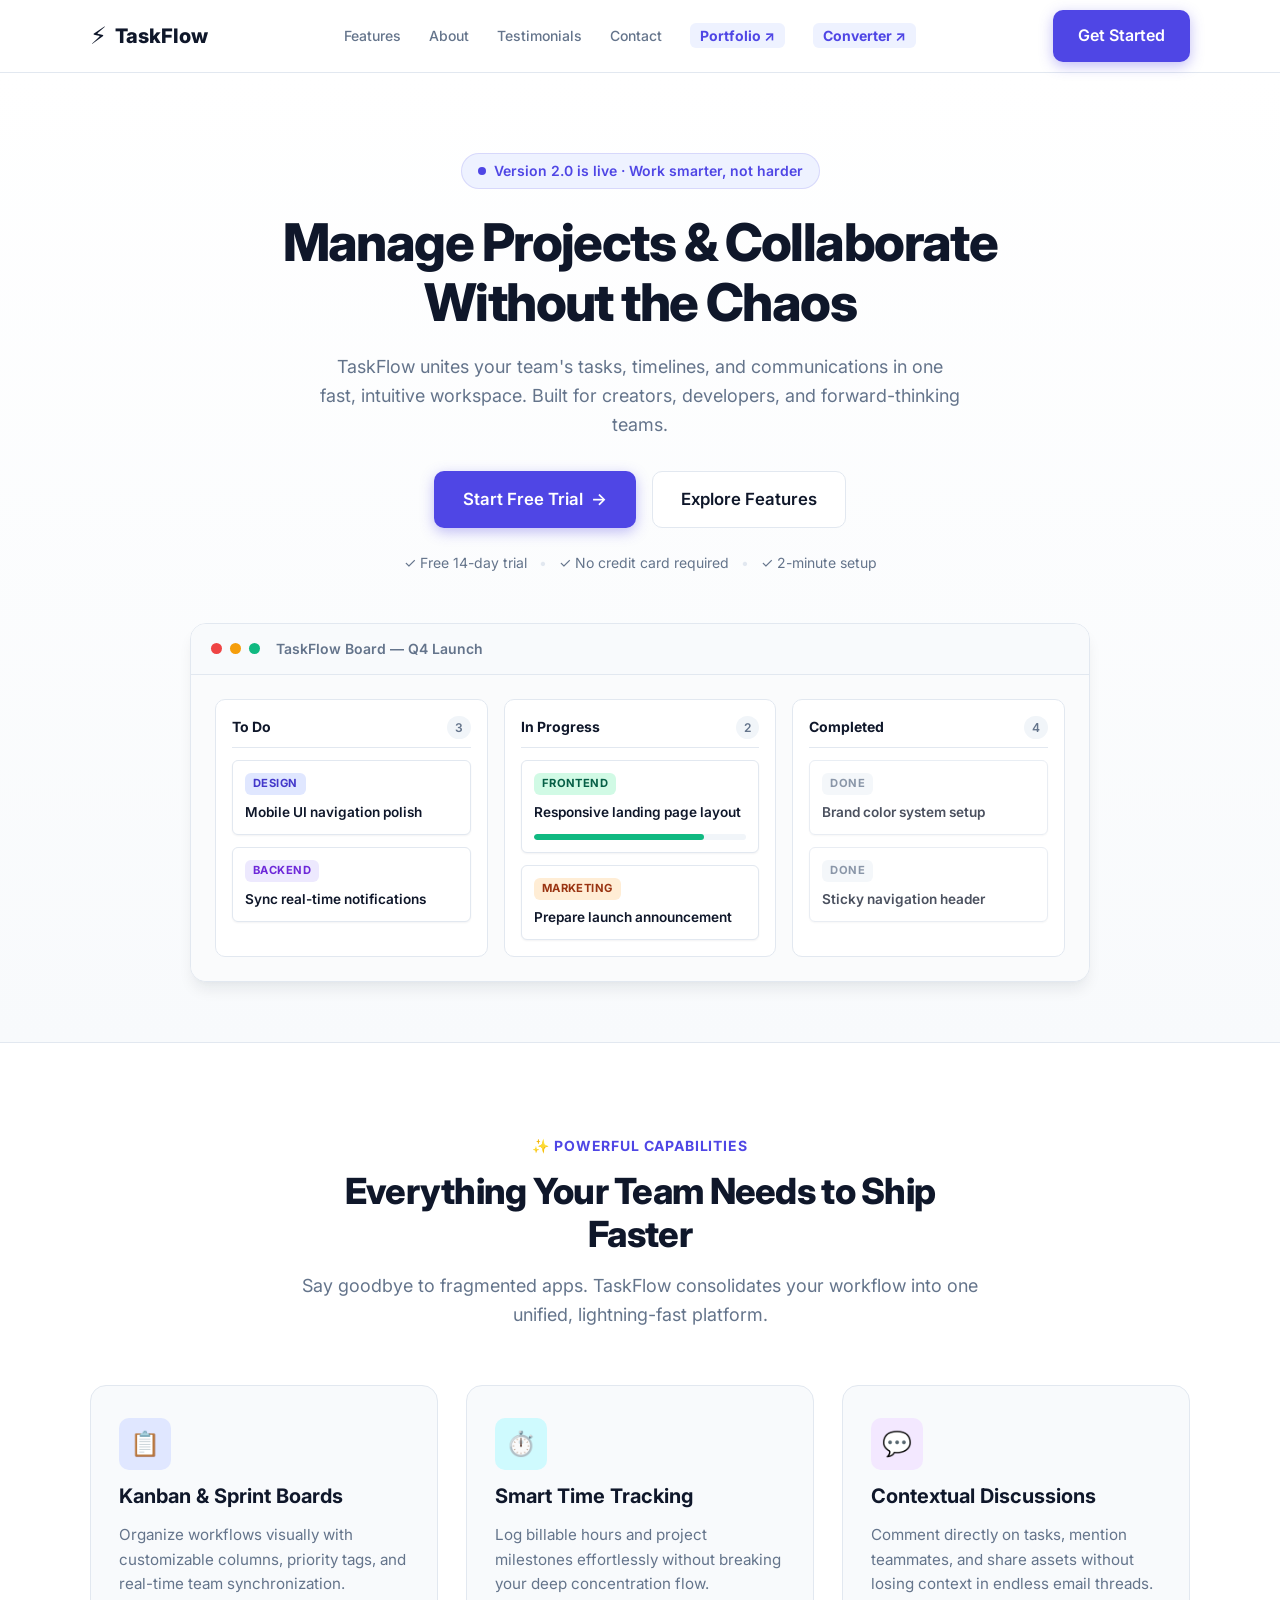
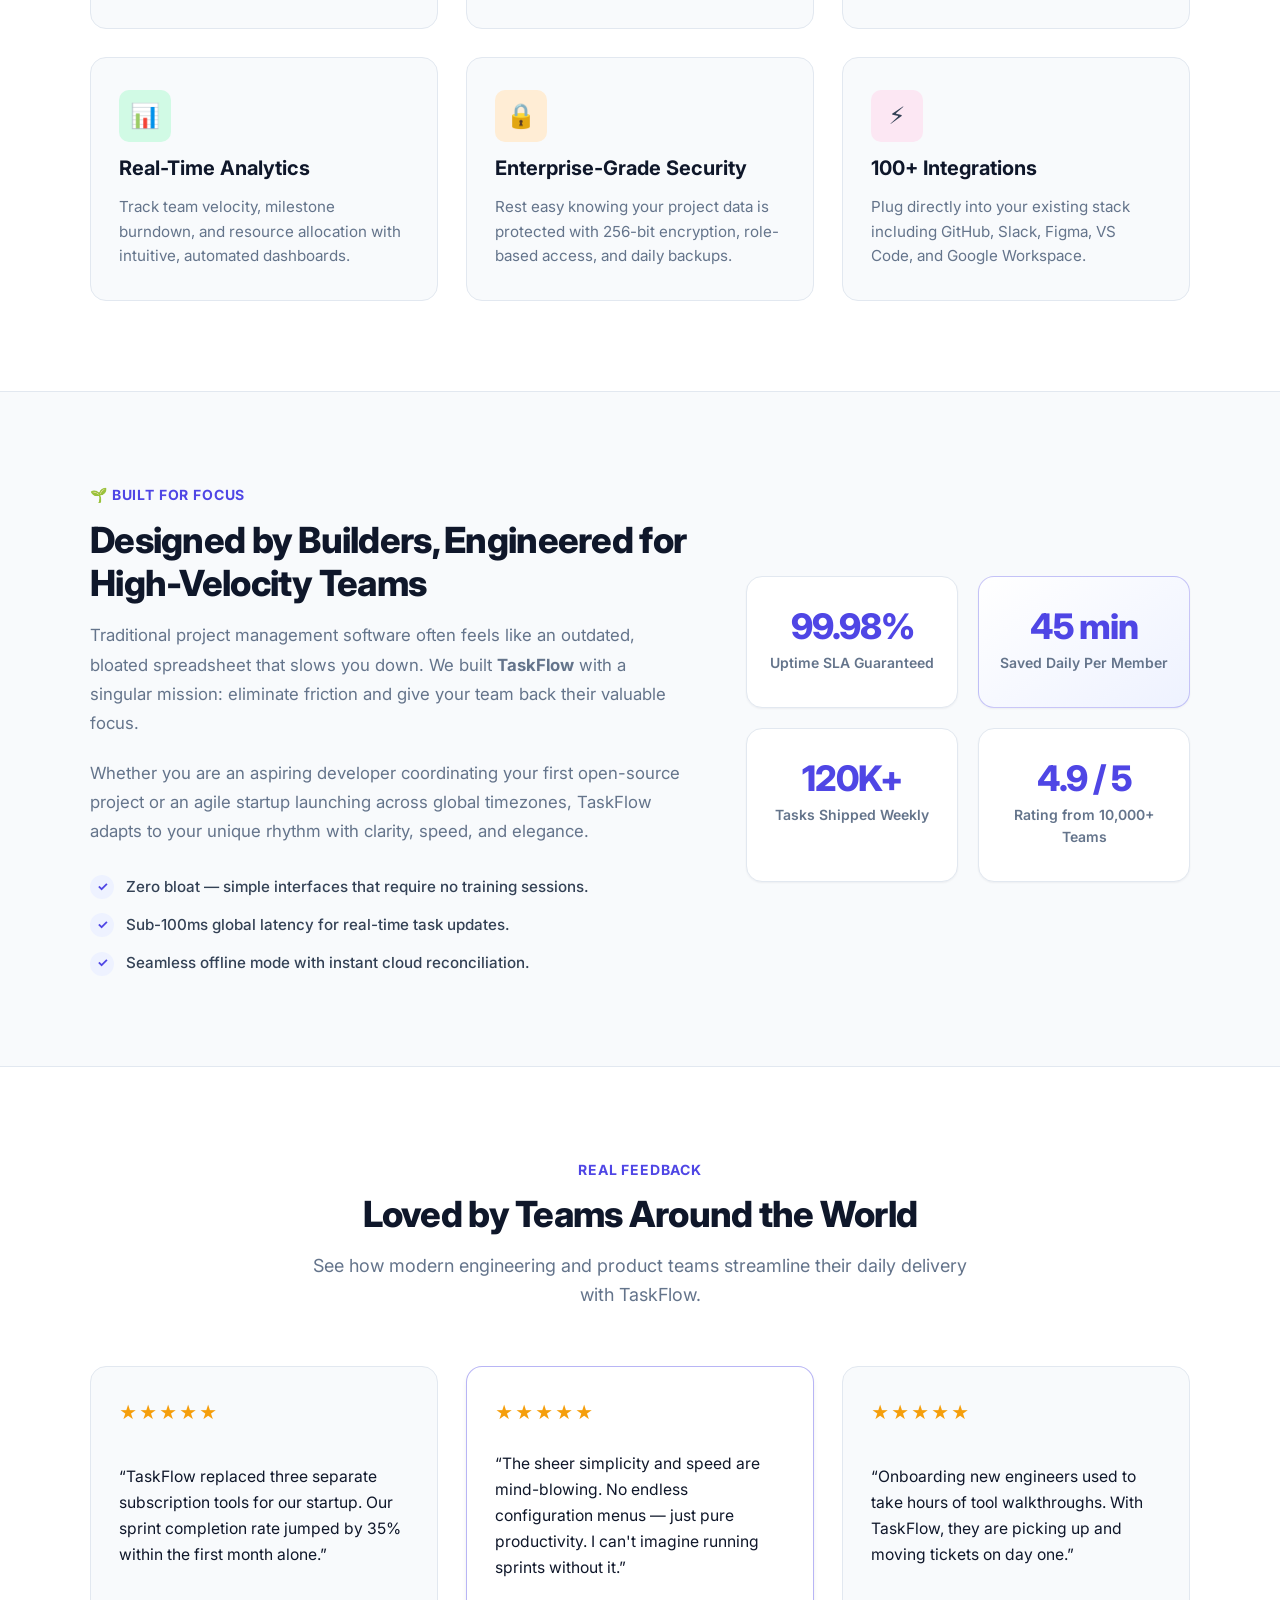
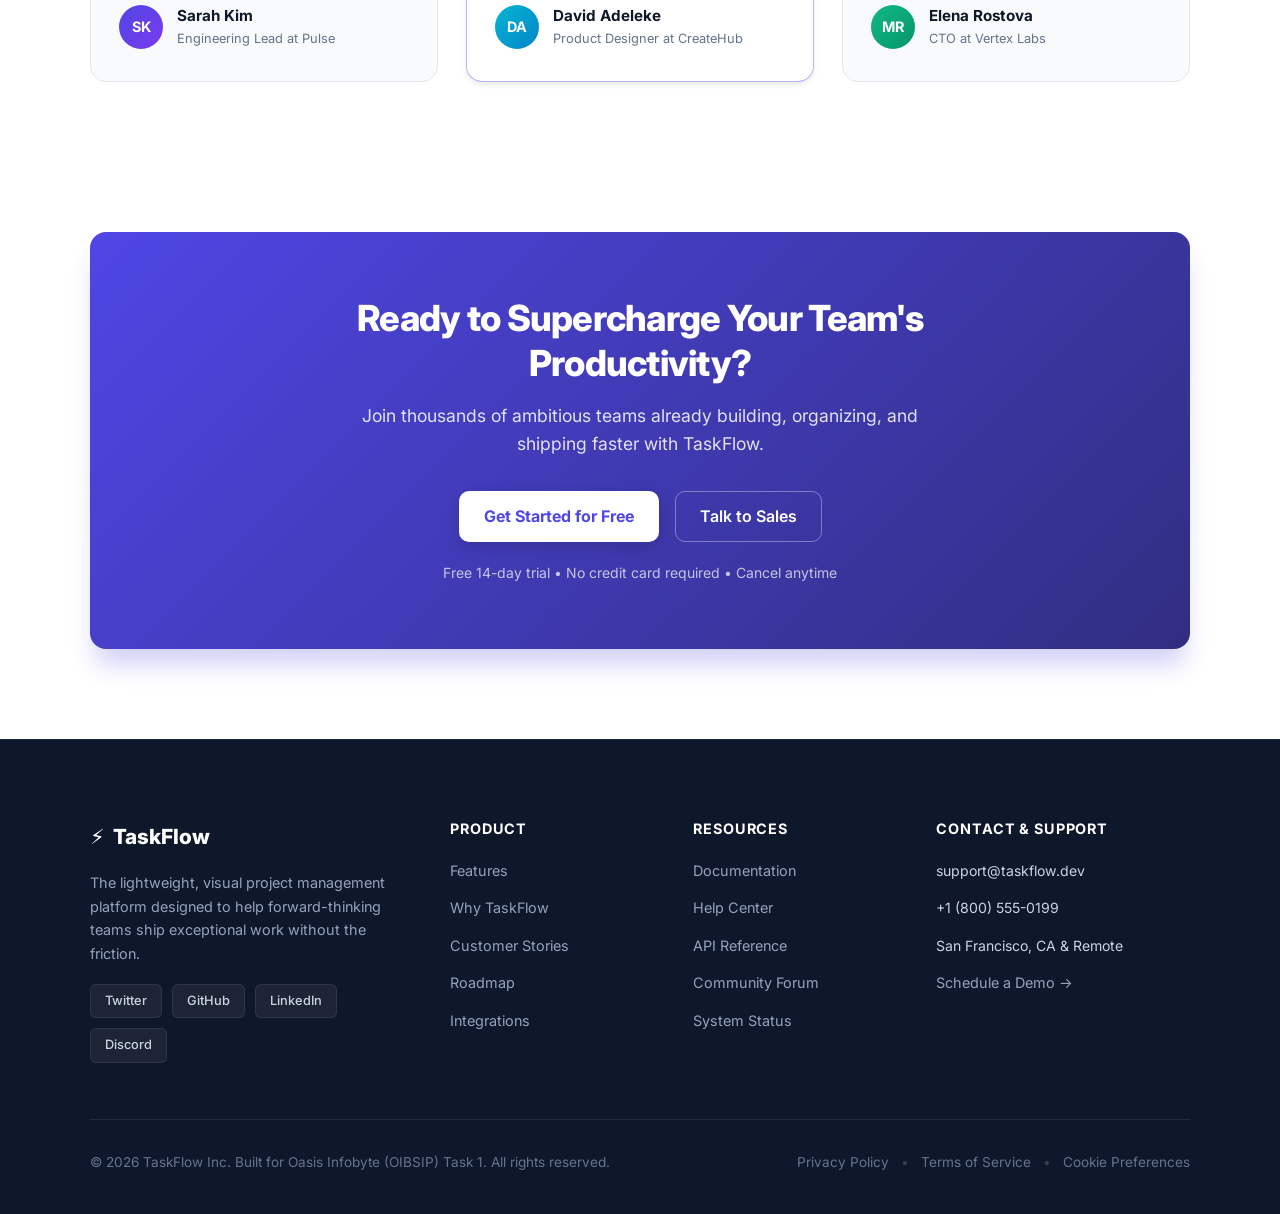
<file: task-1-landing-page/index.html>
<!DOCTYPE html>
<html lang="en">
<head>
  <meta charset="UTF-8">
  <meta name="viewport" content="width=device-width, initial-scale=1.0">
  <title>TaskFlow · Smart Project & Team Workspace</title>
  
  <!-- Google Fonts: Inter -->
  <link rel="preconnect" href="https://fonts.googleapis.com">
  <link rel="preconnect" href="https://fonts.gstatic.com" crossorigin>
  <link href="https://fonts.googleapis.com/css2?family=Inter:wght@400;500;600;700;800&display=swap" rel="stylesheet">
  
  <!-- Stylesheet -->
  <link rel="stylesheet" href="style.css">
</head>
<body>

  <!-- ==================== HEADER & NAVIGATION ==================== -->
  <header class="header">
    <nav class="navbar container">
      <a href="#" class="nav-logo">
        <span class="logo-icon">⚡</span>
        <span class="logo-text">TaskFlow</span>
      </a>
      
      <ul class="nav-links">
        <li><a href="#features" class="nav-link">Features</a></li>
        <li><a href="#about" class="nav-link">About</a></li>
        <li><a href="#testimonials" class="nav-link">Testimonials</a></li>
        <li><a href="#contact" class="nav-link">Contact</a></li>
        <li><a href="task-2-portfolio/index.html" class="nav-link nav-link-highlight">Portfolio ↗</a></li>
        <li><a href="task-3-temperature-converter/index.html" class="nav-link nav-link-highlight">Converter ↗</a></li>
      </ul>
      
      <div class="nav-actions">
        <a href="#cta" class="btn btn-primary">Get Started</a>
      </div>
    </nav>
  </header>

  <!-- ==================== MAIN CONTENT ==================== -->
  <main>
    <!-- -------------------- HERO SECTION -------------------- -->
    <section class="hero-section">
      <div class="container hero-container">
        
        <!-- Hero Text Content -->
        <div class="hero-content">
          <div class="hero-badge">
            <span class="badge-dot"></span>
            <span>Version 2.0 is live · Work smarter, not harder</span>
          </div>
          
          <h1 class="hero-title">
            Manage Projects & Collaborate Without the Chaos
          </h1>
          
          <p class="hero-subtitle">
            TaskFlow unites your team's tasks, timelines, and communications in one fast, intuitive workspace. Built for creators, developers, and forward-thinking teams.
          </p>
          
          <div class="hero-cta-group">
            <a href="#cta" class="btn btn-primary btn-lg">
              Start Free Trial <span>&rarr;</span>
            </a>
            <a href="#features" class="btn btn-secondary btn-lg">
              Explore Features
            </a>
          </div>
          
          <div class="hero-trust">
            <span class="trust-item">&check; Free 14-day trial</span>
            <span class="trust-divider">&bull;</span>
            <span class="trust-item">&check; No credit card required</span>
            <span class="trust-divider">&bull;</span>
            <span class="trust-item">&check; 2-minute setup</span>
          </div>
        </div>

        <!-- Hero Visual / Dashboard Preview Card -->
        <div class="hero-preview">
          <div class="preview-card">
            <div class="preview-header">
              <span class="circle red"></span>
              <span class="circle yellow"></span>
              <span class="circle green"></span>
              <span class="preview-title">TaskFlow Board &mdash; Q4 Launch</span>
            </div>
            
            <div class="preview-body">
              <div class="preview-column">
                <div class="column-header">
                  <span class="column-title">To Do</span>
                  <span class="column-count">3</span>
                </div>
                <div class="task-card">
                  <span class="task-tag tag-blue">Design</span>
                  <p class="task-name">Mobile UI navigation polish</p>
                </div>
                <div class="task-card">
                  <span class="task-tag tag-purple">Backend</span>
                  <p class="task-name">Sync real-time notifications</p>
                </div>
              </div>
              
              <div class="preview-column">
                <div class="column-header">
                  <span class="column-title">In Progress</span>
                  <span class="column-count">2</span>
                </div>
                <div class="task-card active-task">
                  <span class="task-tag tag-green">Frontend</span>
                  <p class="task-name">Responsive landing page layout</p>
                  <div class="progress-bar"><div class="progress-fill" style="width: 80%;"></div></div>
                </div>
                <div class="task-card">
                  <span class="task-tag tag-orange">Marketing</span>
                  <p class="task-name">Prepare launch announcement</p>
                </div>
              </div>

              <div class="preview-column">
                <div class="column-header">
                  <span class="column-title">Completed</span>
                  <span class="column-count">4</span>
                </div>
                <div class="task-card completed-task">
                  <span class="task-tag tag-gray">Done</span>
                  <p class="task-name">Brand color system setup</p>
                </div>
                <div class="task-card completed-task">
                  <span class="task-tag tag-gray">Done</span>
                  <p class="task-name">Sticky navigation header</p>
                </div>
              </div>
            </div>
          </div>
        </div>

      </div>
    </section>

    <!-- -------------------- FEATURES SECTION -------------------- -->
    <section id="features" class="section features-section">
      <div class="container">
        
        <!-- Section Header -->
        <div class="section-header">
          <span class="section-tag">✨ Powerful Capabilities</span>
          <h2 class="section-title">Everything Your Team Needs to Ship Faster</h2>
          <p class="section-subtitle">
            Say goodbye to fragmented apps. TaskFlow consolidates your workflow into one unified, lightning-fast platform.
          </p>
        </div>

        <!-- Features Grid -->
        <div class="features-grid">
          
          <div class="feature-card">
            <div class="feature-icon icon-indigo">📋</div>
            <h3 class="feature-title">Kanban & Sprint Boards</h3>
            <p class="feature-description">
              Organize workflows visually with customizable columns, priority tags, and real-time team synchronization.
            </p>
          </div>

          <div class="feature-card">
            <div class="feature-icon icon-cyan">⏱️</div>
            <h3 class="feature-title">Smart Time Tracking</h3>
            <p class="feature-description">
              Log billable hours and project milestones effortlessly without breaking your deep concentration flow.
            </p>
          </div>

          <div class="feature-card">
            <div class="feature-icon icon-purple">💬</div>
            <h3 class="feature-title">Contextual Discussions</h3>
            <p class="feature-description">
              Comment directly on tasks, mention teammates, and share assets without losing context in endless email threads.
            </p>
          </div>

          <div class="feature-card">
            <div class="feature-icon icon-green">📊</div>
            <h3 class="feature-title">Real-Time Analytics</h3>
            <p class="feature-description">
              Track team velocity, milestone burndown, and resource allocation with intuitive, automated dashboards.
            </p>
          </div>

          <div class="feature-card">
            <div class="feature-icon icon-orange">🔒</div>
            <h3 class="feature-title">Enterprise-Grade Security</h3>
            <p class="feature-description">
              Rest easy knowing your project data is protected with 256-bit encryption, role-based access, and daily backups.
            </p>
          </div>

          <div class="feature-card">
            <div class="feature-icon icon-pink">⚡</div>
            <h3 class="feature-title">100+ Integrations</h3>
            <p class="feature-description">
              Plug directly into your existing stack including GitHub, Slack, Figma, VS Code, and Google Workspace.
            </p>
          </div>

        </div>

      </div>
    </section>

    <!-- -------------------- ABOUT SECTION -------------------- -->
    <section id="about" class="section about-section">
      <div class="container about-container">
        
        <!-- About Content (Left) -->
        <div class="about-content">
          <span class="section-tag">🌱 Built For Focus</span>
          <h2 class="section-title">Designed by Builders, Engineered for High-Velocity Teams</h2>
          
          <p class="about-text">
            Traditional project management software often feels like an outdated, bloated spreadsheet that slows you down. We built <strong>TaskFlow</strong> with a singular mission: eliminate friction and give your team back their valuable focus.
          </p>
          
          <p class="about-text">
            Whether you are an aspiring developer coordinating your first open-source project or an agile startup launching across global timezones, TaskFlow adapts to your unique rhythm with clarity, speed, and elegance.
          </p>

          <ul class="about-checklist">
            <li class="about-check-item">
              <span class="check-icon">&check;</span>
              <span>Zero bloat — simple interfaces that require no training sessions.</span>
            </li>
            <li class="about-check-item">
              <span class="check-icon">&check;</span>
              <span>Sub-100ms global latency for real-time task updates.</span>
            </li>
            <li class="about-check-item">
              <span class="check-icon">&check;</span>
              <span>Seamless offline mode with instant cloud reconciliation.</span>
            </li>
          </ul>
        </div>

        <!-- About Stats Grid (Right) -->
        <div class="about-stats-grid">
          <div class="stat-card">
            <span class="stat-number">99.98%</span>
            <span class="stat-label">Uptime SLA Guaranteed</span>
          </div>

          <div class="stat-card stat-card-highlight">
            <span class="stat-number">45 min</span>
            <span class="stat-label">Saved Daily Per Member</span>
          </div>

          <div class="stat-card">
            <span class="stat-number">120K+</span>
            <span class="stat-label">Tasks Shipped Weekly</span>
          </div>

          <div class="stat-card">
            <span class="stat-number">4.9 / 5</span>
            <span class="stat-label">Rating from 10,000+ Teams</span>
          </div>
        </div>

      </div>
    </section>

    <!-- -------------------- TESTIMONIALS SECTION -------------------- -->
    <section id="testimonials" class="section testimonials-section">
      <div class="container">
        
        <!-- Section Header -->
        <div class="section-header">
          <span class="section-tag">Real Feedback</span>
          <h2 class="section-title">Loved by Teams Around the World</h2>
          <p class="section-subtitle">
            See how modern engineering and product teams streamline their daily delivery with TaskFlow.
          </p>
        </div>

        <!-- Testimonials Cards Grid -->
        <div class="testimonials-grid">
          
          <div class="testimonial-card">
            <div class="stars">★★★★★</div>
            <p class="testimonial-quote">
              &ldquo;TaskFlow replaced three separate subscription tools for our startup. Our sprint completion rate jumped by 35% within the first month alone.&rdquo;
            </p>
            <div class="testimonial-author">
              <div class="avatar avatar-1">SK</div>
              <div class="author-info">
                <span class="author-name">Sarah Kim</span>
                <span class="author-role">Engineering Lead at Pulse</span>
              </div>
            </div>
          </div>

          <div class="testimonial-card testimonial-card-featured">
            <div class="stars">★★★★★</div>
            <p class="testimonial-quote">
              &ldquo;The sheer simplicity and speed are mind-blowing. No endless configuration menus — just pure productivity. I can't imagine running sprints without it.&rdquo;
            </p>
            <div class="testimonial-author">
              <div class="avatar avatar-2">DA</div>
              <div class="author-info">
                <span class="author-name">David Adeleke</span>
                <span class="author-role">Product Designer at CreateHub</span>
              </div>
            </div>
          </div>

          <div class="testimonial-card">
            <div class="stars">★★★★★</div>
            <p class="testimonial-quote">
              &ldquo;Onboarding new engineers used to take hours of tool walkthroughs. With TaskFlow, they are picking up and moving tickets on day one.&rdquo;
            </p>
            <div class="testimonial-author">
              <div class="avatar avatar-3">MR</div>
              <div class="author-info">
                <span class="author-name">Elena Rostova</span>
                <span class="author-role">CTO at Vertex Labs</span>
              </div>
            </div>
          </div>

        </div>

      </div>
    </section>

    <!-- -------------------- CALL TO ACTION BANNER -------------------- -->
    <section id="cta" class="cta-section">
      <div class="container">
        <div class="cta-box">
          <h2 class="cta-title">Ready to Supercharge Your Team's Productivity?</h2>
          <p class="cta-subtitle">
            Join thousands of ambitious teams already building, organizing, and shipping faster with TaskFlow.
          </p>
          <div class="cta-actions">
            <a href="#" class="btn btn-cta">Get Started for Free</a>
            <a href="#contact" class="btn btn-cta-outline">Talk to Sales</a>
          </div>
          <p class="cta-footnote">Free 14-day trial &bull; No credit card required &bull; Cancel anytime</p>
        </div>
      </div>
    </section>
  </main>

  <!-- ==================== FOOTER ==================== -->
  <footer id="contact" class="footer">
    <div class="container">
      
      <!-- Top Footer: Brand & Link Columns -->
      <div class="footer-top">
        
        <!-- Brand Info -->
        <div class="footer-brand">
          <a href="#" class="footer-logo">
            <span class="logo-icon">⚡</span>
            <span class="logo-text">TaskFlow</span>
          </a>
          <p class="footer-desc">
            The lightweight, visual project management platform designed to help forward-thinking teams ship exceptional work without the friction.
          </p>
          <div class="footer-socials">
            <a href="https://twitter.com" class="social-link" aria-label="Twitter">Twitter</a>
            <a href="https://github.com" class="social-link" aria-label="GitHub">GitHub</a>
            <a href="https://linkedin.com" class="social-link" aria-label="LinkedIn">LinkedIn</a>
            <a href="https://discord.com" class="social-link" aria-label="Discord">Discord</a>
          </div>
        </div>

        <!-- Links Column: Product -->
        <div class="footer-col">
          <h4 class="footer-heading">Product</h4>
          <ul class="footer-links">
            <li><a href="#features" class="footer-link">Features</a></li>
            <li><a href="#about" class="footer-link">Why TaskFlow</a></li>
            <li><a href="#testimonials" class="footer-link">Customer Stories</a></li>
            <li><a href="#" class="footer-link">Roadmap</a></li>
            <li><a href="#" class="footer-link">Integrations</a></li>
          </ul>
        </div>

        <!-- Links Column: Resources -->
        <div class="footer-col">
          <h4 class="footer-heading">Resources</h4>
          <ul class="footer-links">
            <li><a href="#" class="footer-link">Documentation</a></li>
            <li><a href="#" class="footer-link">Help Center</a></li>
            <li><a href="#" class="footer-link">API Reference</a></li>
            <li><a href="#" class="footer-link">Community Forum</a></li>
            <li><a href="#" class="footer-link">System Status</a></li>
          </ul>
        </div>

        <!-- Links Column: Contact -->
        <div class="footer-col">
          <h4 class="footer-heading">Contact & Support</h4>
          <ul class="footer-links">
            <li><span class="contact-item"> support@taskflow.dev</span></li>
            <li><span class="contact-item"> +1 (800) 555-0199</span></li>
            <li><span class="contact-item"> San Francisco, CA & Remote</span></li>
            <li><a href="#" class="footer-link">Schedule a Demo &rarr;</a></li>
          </ul>
        </div>

      </div>

      <!-- Bottom Footer: Copyright & Legal -->
      <div class="footer-bottom">
        <p class="copyright">
          &copy; 2026 TaskFlow Inc. Built for Oasis Infobyte (OIBSIP) Task 1. All rights reserved.
        </p>
        <div class="footer-legal">
          <a href="#" class="legal-link">Privacy Policy</a>
          <span class="legal-divider">&bull;</span>
          <a href="#" class="legal-link">Terms of Service</a>
          <span class="legal-divider">&bull;</span>
          <a href="#" class="legal-link">Cookie Preferences</a>
        </div>
      </div>

    </div>
  </footer>

</body>
</html>
</file>
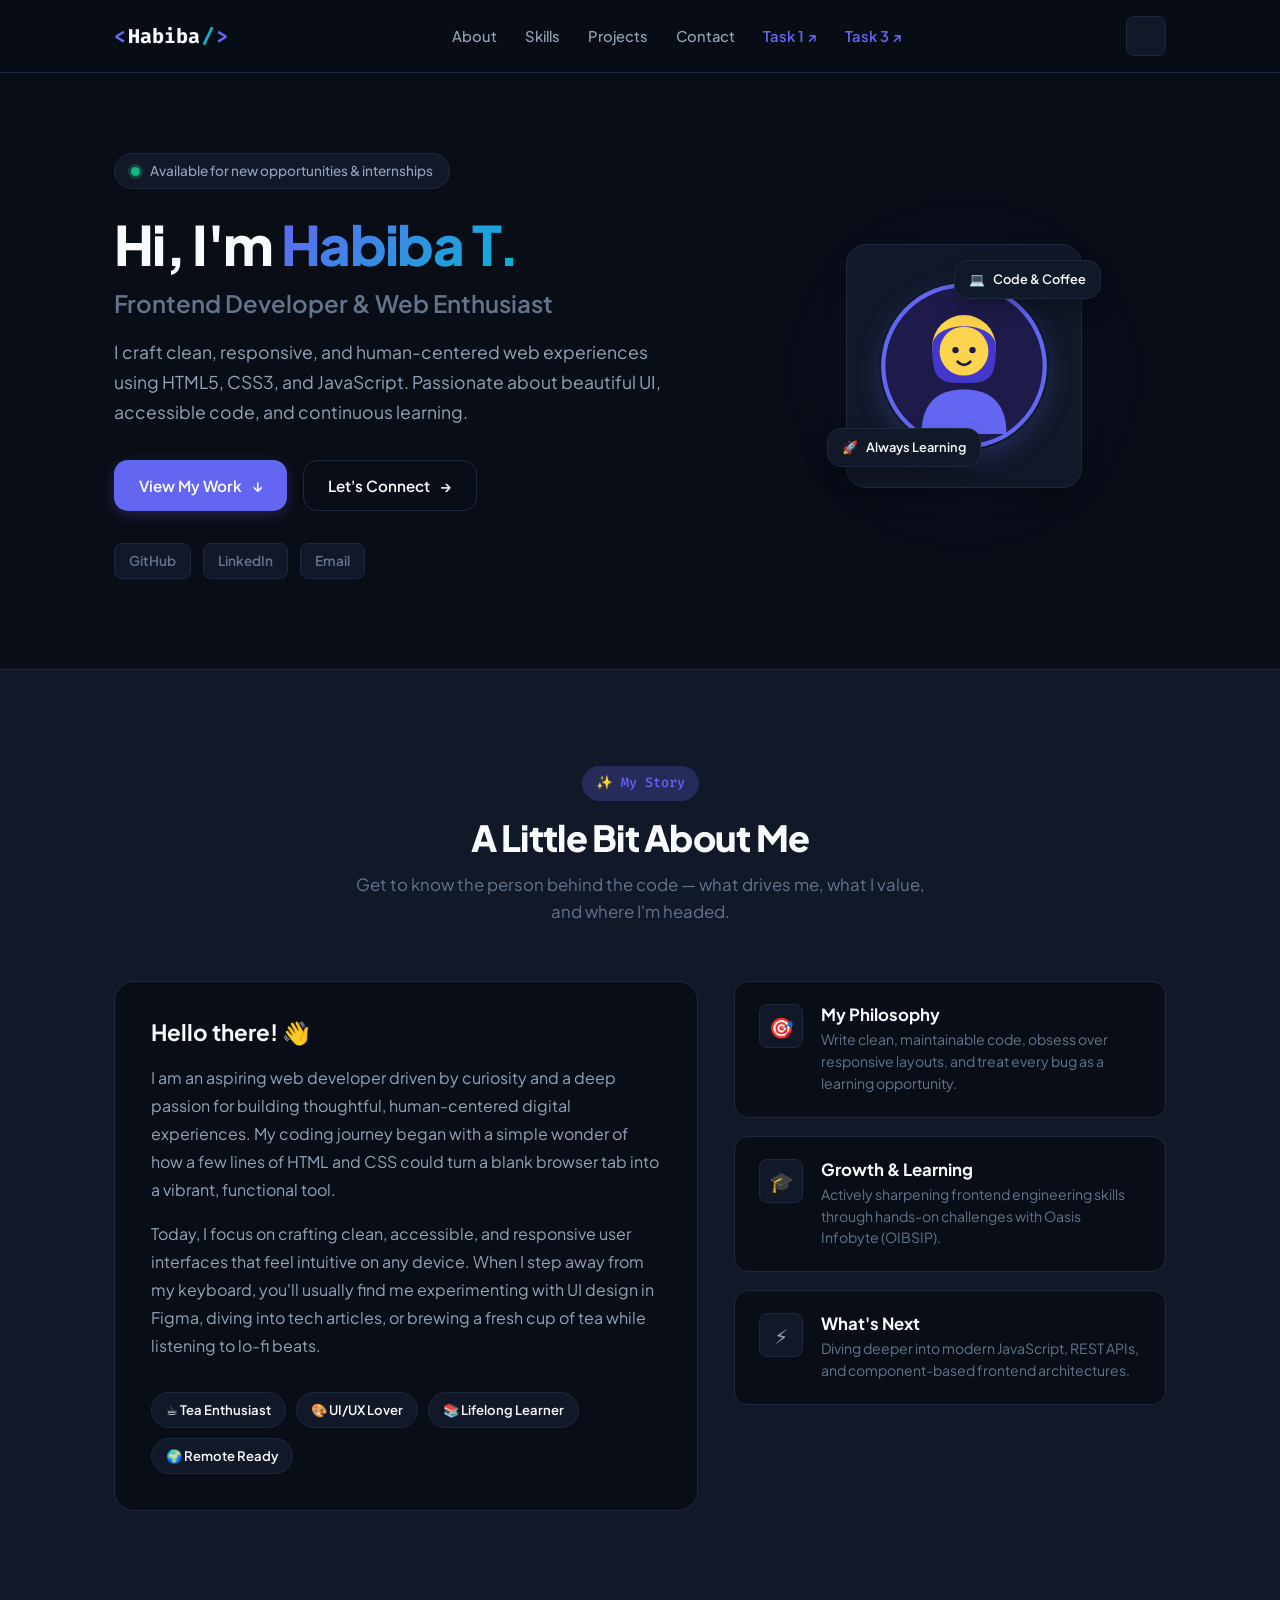
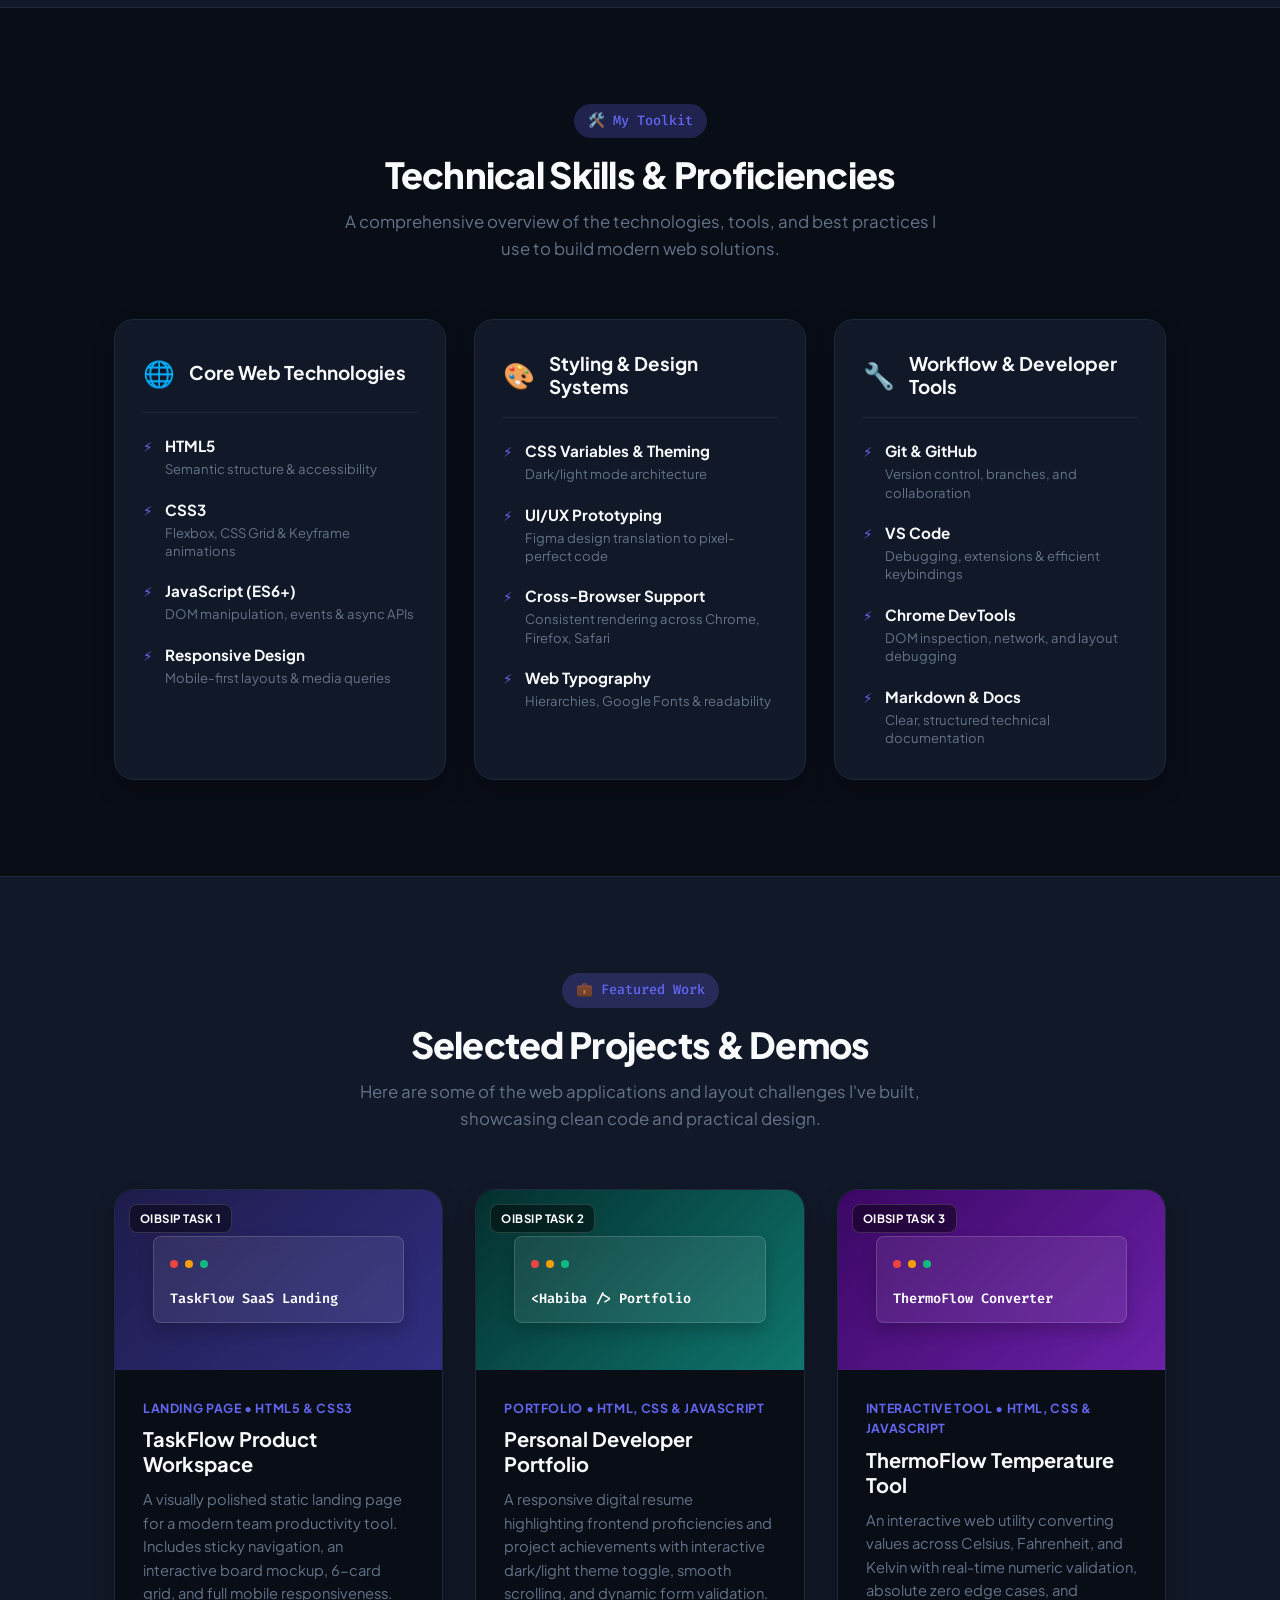
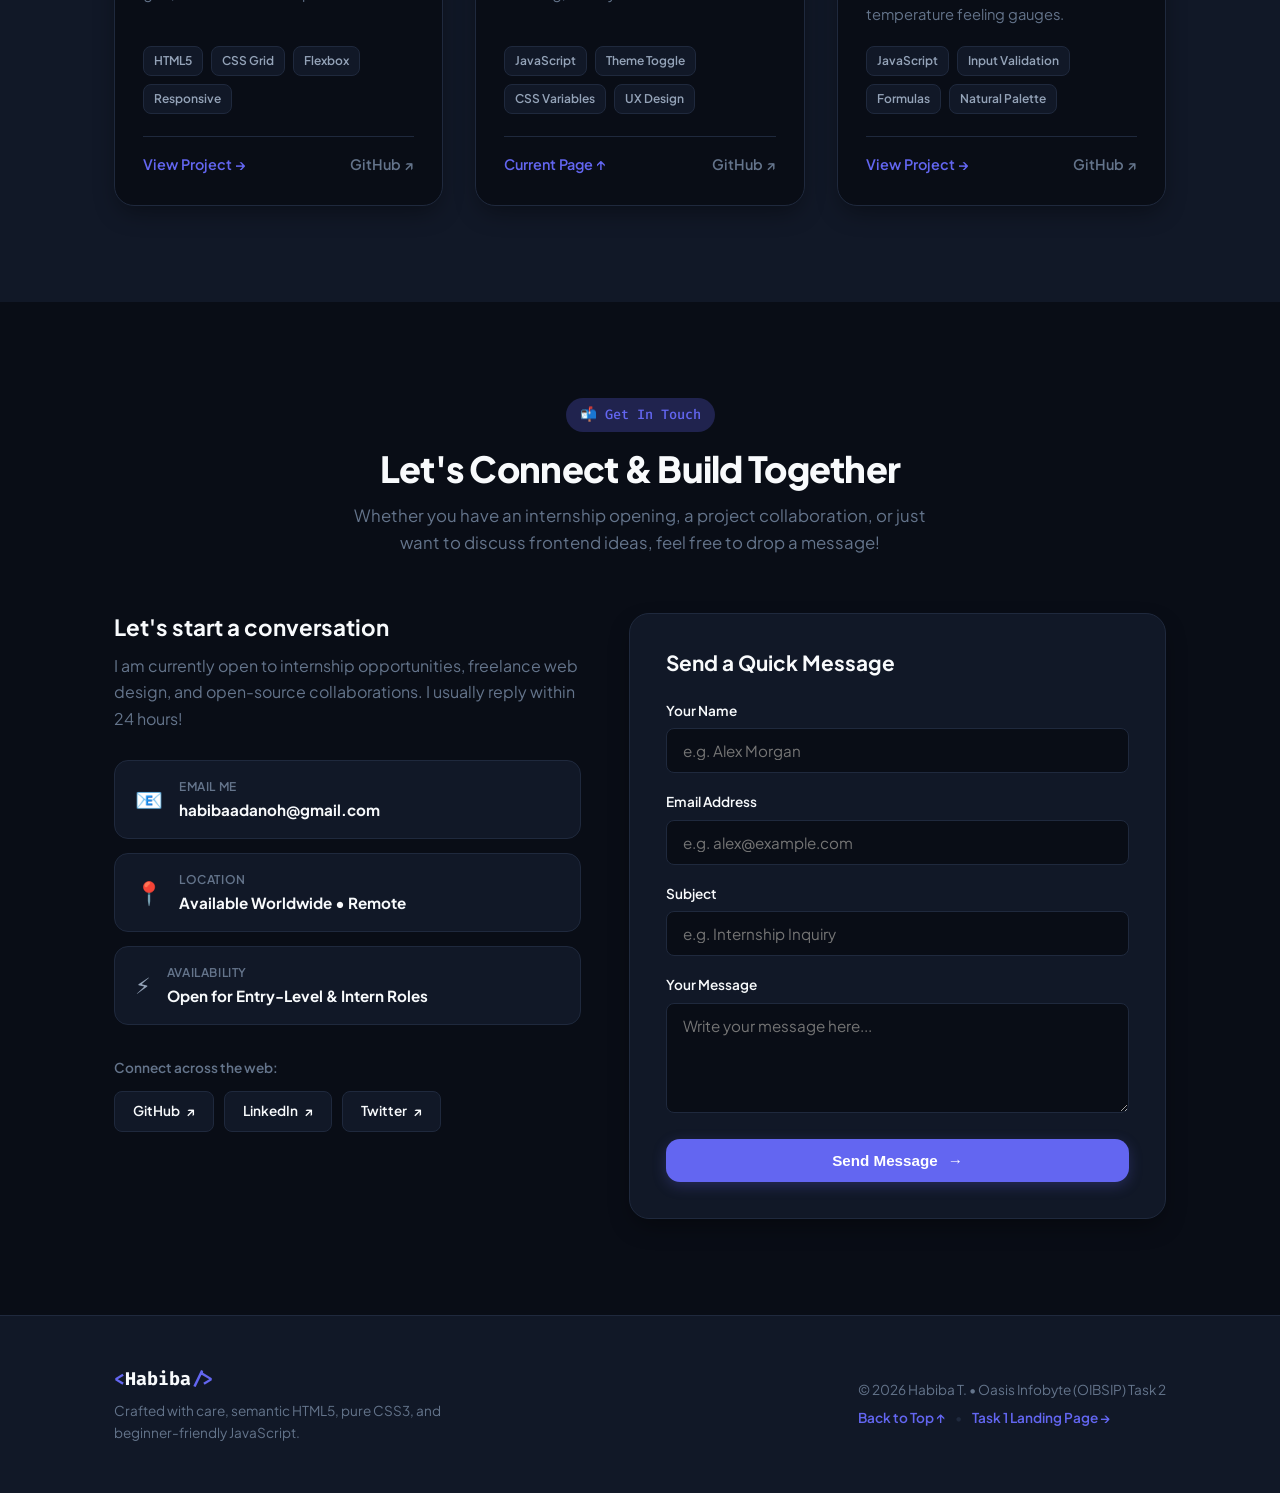
<file: task-2-portfolio/index.html>
<!DOCTYPE html>
<html lang="en">
<head>
  <meta charset="UTF-8">
  <meta name="viewport" content="width=device-width, initial-scale=1.0">
  <title>Habiba T. · Frontend Developer & Designer Portfolio</title>
  
  <!-- Google Fonts: Plus Jakarta Sans & Fira Code -->
  <link rel="preconnect" href="https://fonts.googleapis.com">
  <link rel="preconnect" href="https://fonts.gstatic.com" crossorigin>
  <link href="https://fonts.googleapis.com/css2?family=Fira+Code:wght@400;500&family=Plus+Jakarta+Sans:wght@400;500;600;700;800&display=swap" rel="stylesheet">
  
  <!-- Main Stylesheet -->
  <link rel="stylesheet" href="style.css">
</head>
<body data-theme="dark">

  <!-- ==================== STICKY NAVIGATION ==================== -->
  <header class="header" id="header">
    <nav class="navbar container">
      <a href="#hero" class="nav-logo">
        <span class="logo-bracket">&lt;</span>
        <span class="logo-name">Habiba</span>
        <span class="logo-slash">/</span>
        <span class="logo-bracket">&gt;</span>
      </a>

      <!-- Desktop Nav Links -->
      <ul class="nav-menu" id="nav-menu">
        <li class="nav-item"><a href="#about" class="nav-link">About</a></li>
        <li class="nav-item"><a href="#skills" class="nav-link">Skills</a></li>
        <li class="nav-item"><a href="#projects" class="nav-link">Projects</a></li>
        <li class="nav-item"><a href="#contact" class="nav-link">Contact</a></li>
        <li class="nav-item"><a href="../index.html" class="nav-link nav-link-external">Task 1 ↗</a></li>
        <li class="nav-item"><a href="../task-3-temperature-converter/index.html" class="nav-link nav-link-external">Task 3 ↗</a></li>
      </ul>

      <!-- Controls: Theme Toggle & Mobile Menu -->
      <div class="nav-controls">
        <button class="theme-toggle-btn" id="theme-toggle" aria-label="Toggle theme">
          <span class="theme-icon sun-icon"></span>
          <span class="theme-icon moon-icon"></span>
        </button>

        <button class="menu-toggle-btn" id="menu-toggle" aria-label="Toggle navigation menu">
          <span class="bar"></span>
          <span class="bar"></span>
          <span class="bar"></span>
        </button>
      </div>
    </nav>
  </header>

  <!-- ==================== MAIN CONTENT ==================== -->
  <main id="main">
    
    <!-- -------------------- PROFILE / HERO SECTION -------------------- -->
    <section class="hero-section" id="hero">
      <div class="container hero-container">
        
        <!-- Hero Introduction (Left) -->
        <div class="hero-intro">
          <div class="status-badge">
            <span class="status-dot"></span>
            <span>Available for new opportunities & internships</span>
          </div>

          <h1 class="hero-name">
            Hi, I'm <span class="gradient-text">Habiba T.</span>
          </h1>

          <h2 class="hero-role">
            Frontend Developer &amp; Web Enthusiast
          </h2>

          <p class="hero-bio">
            I craft clean, responsive, and human-centered web experiences using HTML5, CSS3, and JavaScript. Passionate about beautiful UI, accessible code, and continuous learning.
          </p>

          <div class="hero-actions">
            <a href="#projects" class="btn btn-primary">
              View My Work <span>&darr;</span>
            </a>
            <a href="#contact" class="btn btn-outline">
              Let's Connect <span>&rarr;</span>
            </a>
          </div>

          <!-- Quick Social Links -->
          <div class="hero-socials">
            <a href="https://github.com/habibatiy89-cyber" target="_blank" rel="noopener noreferrer" class="social-icon" aria-label="GitHub">
              <span>GitHub</span>
            </a>
            <a href="https://linkedin.com" target="_blank" rel="noopener noreferrer" class="social-icon" aria-label="LinkedIn">
              <span>LinkedIn</span>
            </a>
            <a href="mailto:contact@habiba.dev" class="social-icon" aria-label="Email">
              <span>Email</span>
            </a>
          </div>
        </div>

        <!-- Hero Avatar (Right) -->
        <div class="hero-avatar-wrapper">
          <div class="avatar-glow"></div>
          <div class="avatar-card">
            <!-- Professional SVG Avatar Graphic -->
            <div class="avatar-graphic">
              <svg viewBox="0 0 160 160" class="avatar-svg" xmlns="http://www.w3.org/2000/svg">
                <circle cx="80" cy="80" r="76" fill="#1e1b4b" stroke="#6366f1" stroke-width="4"/>
                <!-- Head -->
                <circle cx="80" cy="62" r="30" fill="#fcd34d"/>
                <!-- Hair / Hijab styling -->
                <path d="M50 62 C50 36 110 36 110 62 C110 92 104 96 80 96 C56 96 50 92 50 62 Z" fill="#4338ca"/>
                <circle cx="80" cy="66" r="23" fill="#fcd34d"/>
                <!-- Friendly Face Details -->
                <circle cx="72" cy="65" r="3" fill="#1e1b4b"/>
                <circle cx="88" cy="65" r="3" fill="#1e1b4b"/>
                <path d="M74 76 Q80 82 86 76" stroke="#1e1b4b" stroke-width="2.5" fill="none" stroke-linecap="round"/>
                <!-- Torso / Shoulders -->
                <path d="M40 144 C40 110 60 102 80 102 C100 102 120 110 120 144 Z" fill="#6366f1"/>
              </svg>
            </div>
            
            <div class="avatar-floating-tag tag-top">
              <span class="tag-icon">💻</span>
              <span class="tag-text">Code &amp; Coffee</span>
            </div>

            <div class="avatar-floating-tag tag-bottom">
              <span class="tag-icon">🚀</span>
              <span class="tag-text">Always Learning</span>
            </div>
          </div>
        </div>

      </div>
    </section>

    <!-- -------------------- ABOUT ME SECTION -------------------- -->
    <section class="section about-section" id="about">
      <div class="container">
        
        <div class="section-header">
          <span class="section-tag">✨ My Story</span>
          <h2 class="section-title">A Little Bit About Me</h2>
          <p class="section-subtitle">
            Get to know the person behind the code &mdash; what drives me, what I value, and where I'm headed.
          </p>
        </div>

        <div class="about-grid">
          
          <!-- Bio Narrative -->
          <div class="about-card about-bio-card">
            <h3 class="about-card-title">Hello there! 👋</h3>
            <p class="about-text">
              I am an aspiring web developer driven by curiosity and a deep passion for building thoughtful, human-centered digital experiences. My coding journey began with a simple wonder of how a few lines of HTML and CSS could turn a blank browser tab into a vibrant, functional tool.
            </p>
            <p class="about-text">
              Today, I focus on crafting clean, accessible, and responsive user interfaces that feel intuitive on any device. When I step away from my keyboard, you'll usually find me experimenting with UI design in Figma, diving into tech articles, or brewing a fresh cup of tea while listening to lo-fi beats.
            </p>
            <div class="about-badges">
              <span class="pill-badge">☕ Tea Enthusiast</span>
              <span class="pill-badge">🎨 UI/UX Lover</span>
              <span class="pill-badge">📚 Lifelong Learner</span>
              <span class="pill-badge">🌍 Remote Ready</span>
            </div>
          </div>

          <!-- Quick Personal Highlights -->
          <div class="about-highlights">
            
            <div class="highlight-item">
              <div class="highlight-icon">🎯</div>
              <div class="highlight-info">
                <h4 class="highlight-title">My Philosophy</h4>
                <p class="highlight-desc">
                  Write clean, maintainable code, obsess over responsive layouts, and treat every bug as a learning opportunity.
                </p>
              </div>
            </div>

            <div class="highlight-item">
              <div class="highlight-icon">🎓</div>
              <div class="highlight-info">
                <h4 class="highlight-title">Growth &amp; Learning</h4>
                <p class="highlight-desc">
                  Actively sharpening frontend engineering skills through hands-on challenges with Oasis Infobyte (OIBSIP).
                </p>
              </div>
            </div>

            <div class="highlight-item">
              <div class="highlight-icon">⚡</div>
              <div class="highlight-info">
                <h4 class="highlight-title">What's Next</h4>
                <p class="highlight-desc">
                  Diving deeper into modern JavaScript, REST APIs, and component-based frontend architectures.
                </p>
              </div>
            </div>

          </div>

        </div>

      </div>
    </section>

    <!-- -------------------- SKILLS SECTION -------------------- -->
    <section class="section skills-section" id="skills">
      <div class="container">
        
        <div class="section-header">
          <span class="section-tag">🛠️ My Toolkit</span>
          <h2 class="section-title">Technical Skills &amp; Proficiencies</h2>
          <p class="section-subtitle">
            A comprehensive overview of the technologies, tools, and best practices I use to build modern web solutions.
          </p>
        </div>

        <div class="skills-categories-grid">
          
          <!-- Category 1: Frontend Core -->
          <div class="skills-category-card">
            <div class="category-header">
              <span class="category-icon">🌐</span>
              <h3 class="category-title">Core Web Technologies</h3>
            </div>
            <ul class="skills-list">
              <li class="skill-item">
                <span class="skill-bullet">⚡</span>
                <div class="skill-details">
                  <span class="skill-name">HTML5</span>
                  <span class="skill-level">Semantic structure &amp; accessibility</span>
                </div>
              </li>
              <li class="skill-item">
                <span class="skill-bullet">⚡</span>
                <div class="skill-details">
                  <span class="skill-name">CSS3</span>
                  <span class="skill-level">Flexbox, CSS Grid &amp; Keyframe animations</span>
                </div>
              </li>
              <li class="skill-item">
                <span class="skill-bullet">⚡</span>
                <div class="skill-details">
                  <span class="skill-name">JavaScript (ES6+)</span>
                  <span class="skill-level">DOM manipulation, events &amp; async APIs</span>
                </div>
              </li>
              <li class="skill-item">
                <span class="skill-bullet">⚡</span>
                <div class="skill-details">
                  <span class="skill-name">Responsive Design</span>
                  <span class="skill-level">Mobile-first layouts &amp; media queries</span>
                </div>
              </li>
            </ul>
          </div>

          <!-- Category 2: Styling & Design Systems -->
          <div class="skills-category-card">
            <div class="category-header">
              <span class="category-icon">🎨</span>
              <h3 class="category-title">Styling &amp; Design Systems</h3>
            </div>
            <ul class="skills-list">
              <li class="skill-item">
                <span class="skill-bullet">⚡</span>
                <div class="skill-details">
                  <span class="skill-name">CSS Variables &amp; Theming</span>
                  <span class="skill-level">Dark/light mode architecture</span>
                </div>
              </li>
              <li class="skill-item">
                <span class="skill-bullet">⚡</span>
                <div class="skill-details">
                  <span class="skill-name">UI/UX Prototyping</span>
                  <span class="skill-level">Figma design translation to pixel-perfect code</span>
                </div>
              </li>
              <li class="skill-item">
                <span class="skill-bullet">⚡</span>
                <div class="skill-details">
                  <span class="skill-name">Cross-Browser Support</span>
                  <span class="skill-level">Consistent rendering across Chrome, Firefox, Safari</span>
                </div>
              </li>
              <li class="skill-item">
                <span class="skill-bullet">⚡</span>
                <div class="skill-details">
                  <span class="skill-name">Web Typography</span>
                  <span class="skill-level">Hierarchies, Google Fonts &amp; readability</span>
                </div>
              </li>
            </ul>
          </div>

          <!-- Category 3: Developer Tools -->
          <div class="skills-category-card">
            <div class="category-header">
              <span class="category-icon">🔧</span>
              <h3 class="category-title">Workflow &amp; Developer Tools</h3>
            </div>
            <ul class="skills-list">
              <li class="skill-item">
                <span class="skill-bullet">⚡</span>
                <div class="skill-details">
                  <span class="skill-name">Git &amp; GitHub</span>
                  <span class="skill-level">Version control, branches, and collaboration</span>
                </div>
              </li>
              <li class="skill-item">
                <span class="skill-bullet">⚡</span>
                <div class="skill-details">
                  <span class="skill-name">VS Code</span>
                  <span class="skill-level">Debugging, extensions &amp; efficient keybindings</span>
                </div>
              </li>
              <li class="skill-item">
                <span class="skill-bullet">⚡</span>
                <div class="skill-details">
                  <span class="skill-name">Chrome DevTools</span>
                  <span class="skill-level">DOM inspection, network, and layout debugging</span>
                </div>
              </li>
              <li class="skill-item">
                <span class="skill-bullet">⚡</span>
                <div class="skill-details">
                  <span class="skill-name">Markdown &amp; Docs</span>
                  <span class="skill-level">Clear, structured technical documentation</span>
                </div>
              </li>
            </ul>
          </div>

        </div>

      </div>
    </section>

    <!-- -------------------- PROJECTS SECTION -------------------- -->
    <section class="section projects-section" id="projects">
      <div class="container">
        
        <div class="section-header">
          <span class="section-tag">💼 Featured Work</span>
          <h2 class="section-title">Selected Projects &amp; Demos</h2>
          <p class="section-subtitle">
            Here are some of the web applications and layout challenges I've built, showcasing clean code and practical design.
          </p>
        </div>

        <div class="projects-grid">
          
          <!-- Project Card 1: TaskFlow Landing Page -->
          <article class="project-card">
            <div class="project-preview preview-gradient-1">
              <span class="preview-badge">OIBSIP Task 1</span>
              <div class="preview-mockup">
                <span class="mock-dot red"></span>
                <span class="mock-dot yellow"></span>
                <span class="mock-dot green"></span>
                <div class="mock-inner">
                  <span class="mock-headline">TaskFlow SaaS Landing</span>
                </div>
              </div>
            </div>

            <div class="project-body">
              <span class="project-category">Landing Page &bull; HTML5 &amp; CSS3</span>
              <h3 class="project-title">TaskFlow Product Workspace</h3>
              <p class="project-desc">
                A visually polished static landing page for a modern team productivity tool. Includes sticky navigation, an interactive board mockup, 6-card grid, and full mobile responsiveness.
              </p>

              <div class="project-tags">
                <span class="tag">HTML5</span>
                <span class="tag">CSS Grid</span>
                <span class="tag">Flexbox</span>
                <span class="tag">Responsive</span>
              </div>

              <div class="project-links">
                <a href="../index.html" class="project-link link-demo" target="_blank" rel="noopener noreferrer">
                  <span>View Project</span> &rarr;
                </a>
                <a href="https://github.com/habibatiy89-cyber/OIBSIP" class="project-link link-github" target="_blank" rel="noopener noreferrer">
                  <span>GitHub</span> ↗
                </a>
              </div>
            </div>
          </article>

          <!-- Project Card 2: Personal Portfolio -->
          <article class="project-card">
            <div class="project-preview preview-gradient-2">
              <span class="preview-badge">OIBSIP Task 2</span>
              <div class="preview-mockup">
                <span class="mock-dot red"></span>
                <span class="mock-dot yellow"></span>
                <span class="mock-dot green"></span>
                <div class="mock-inner">
                  <span class="mock-headline">&lt;Habiba /&gt; Portfolio</span>
                </div>
              </div>
            </div>

            <div class="project-body">
              <span class="project-category">Portfolio &bull; HTML, CSS &amp; JavaScript</span>
              <h3 class="project-title">Personal Developer Portfolio</h3>
              <p class="project-desc">
                A responsive digital resume highlighting frontend proficiencies and project achievements with interactive dark/light theme toggle, smooth scrolling, and dynamic form validation.
              </p>

              <div class="project-tags">
                <span class="tag">JavaScript</span>
                <span class="tag">Theme Toggle</span>
                <span class="tag">CSS Variables</span>
                <span class="tag">UX Design</span>
              </div>

              <div class="project-links">
                <a href="#hero" class="project-link link-demo">
                  <span>Current Page</span> &uarr;
                </a>
                <a href="https://github.com/habibatiy89-cyber/OIBSIP" class="project-link link-github" target="_blank" rel="noopener noreferrer">
                  <span>GitHub</span> ↗
                </a>
              </div>
            </div>
          </article>

          <!-- Project Card 3: ThermoFlow Temperature Converter -->
          <article class="project-card">
            <div class="project-preview preview-gradient-3">
              <span class="preview-badge">OIBSIP Task 3</span>
              <div class="preview-mockup">
                <span class="mock-dot red"></span>
                <span class="mock-dot yellow"></span>
                <span class="mock-dot green"></span>
                <div class="mock-inner">
                  <span class="mock-headline">ThermoFlow Converter</span>
                </div>
              </div>
            </div>

            <div class="project-body">
              <span class="project-category">Interactive Tool &bull; HTML, CSS &amp; JavaScript</span>
              <h3 class="project-title">ThermoFlow Temperature Tool</h3>
              <p class="project-desc">
                An interactive web utility converting values across Celsius, Fahrenheit, and Kelvin with real-time numeric validation, absolute zero edge cases, and temperature feeling gauges.
              </p>

              <div class="project-tags">
                <span class="tag">JavaScript</span>
                <span class="tag">Input Validation</span>
                <span class="tag">Formulas</span>
                <span class="tag">Natural Palette</span>
              </div>

              <div class="project-links">
                <a href="../task-3-temperature-converter/index.html" class="project-link link-demo" target="_blank" rel="noopener noreferrer">
                  <span>View Project</span> &rarr;
                </a>
                <a href="https://github.com/habibatiy89-cyber/OIBSIP" class="project-link link-github" target="_blank" rel="noopener noreferrer">
                  <span>GitHub</span> ↗
                </a>
              </div>
            </div>
          </article>

        </div>

      </div>
    </section>

    <!-- -------------------- CONTACT SECTION -------------------- -->
    <section class="section contact-section" id="contact">
      <div class="container">
        
        <div class="section-header">
          <span class="section-tag">📬 Get In Touch</span>
          <h2 class="section-title">Let's Connect &amp; Build Together</h2>
          <p class="section-subtitle">
            Whether you have an internship opening, a project collaboration, or just want to discuss frontend ideas, feel free to drop a message!
          </p>
        </div>

        <div class="contact-grid">
          
          <!-- Contact Info (Left) -->
          <div class="contact-info">
            <h3 class="contact-heading">Let's start a conversation</h3>
            <p class="contact-lead">
              I am currently open to internship opportunities, freelance web design, and open-source collaborations. I usually reply within 24 hours!
            </p>

            <div class="contact-methods">
              <a href="mailto:habibaadanoh@gmail.com" class="contact-method-card">
                <span class="method-icon">📧</span>
                <div class="method-details">
                  <span class="method-label">Email Me</span>
                  <span class="method-value">habibaadanoh@gmail.com</span>
                </div>
              </a>

              <div class="contact-method-card">
                <span class="method-icon">📍</span>
                <div class="method-details">
                  <span class="method-label">Location</span>
                  <span class="method-value">Available Worldwide &bull; Remote</span>
                </div>
              </div>

              <div class="contact-method-card">
                <span class="method-icon">⚡</span>
                <div class="method-details">
                  <span class="method-label">Availability</span>
                  <span class="method-value">Open for Entry-Level &amp; Intern Roles</span>
                </div>
              </div>
            </div>

            <!-- Social Links -->
            <div class="contact-socials-wrapper">
              <span class="socials-label">Connect across the web:</span>
              <div class="contact-social-icons">
                <a href="https://github.com/habibatiy89-cyber" target="_blank" rel="noopener noreferrer" class="social-btn">
                  <span>GitHub</span> ↗
                </a>
                <a href="https://linkedin.com" target="_blank" rel="noopener noreferrer" class="social-btn">
                  <span>LinkedIn</span> ↗
                </a>
                <a href="https://twitter.com" target="_blank" rel="noopener noreferrer" class="social-btn">
                  <span>Twitter</span> ↗
                </a>
              </div>
            </div>
          </div>

          <!-- Contact Form (Right) -->
          <div class="contact-form-card">
            <h3 class="form-title">Send a Quick Message</h3>
            
            <form id="portfolio-contact-form" class="contact-form" novalidate>
              <div class="form-group">
                <label for="name" class="form-label">Your Name</label>
                <input type="text" id="name" name="name" class="form-input" placeholder="e.g. Alex Morgan" required>
                <span class="error-msg" id="name-error"></span>
              </div>

              <div class="form-group">
                <label for="email" class="form-label">Email Address</label>
                <input type="email" id="email" name="email" class="form-input" placeholder="e.g. alex@example.com" required>
                <span class="error-msg" id="email-error"></span>
              </div>

              <div class="form-group">
                <label for="subject" class="form-label">Subject</label>
                <input type="text" id="subject" name="subject" class="form-input" placeholder="e.g. Internship Inquiry" required>
                <span class="error-msg" id="subject-error"></span>
              </div>

              <div class="form-group">
                <label for="message" class="form-label">Your Message</label>
                <textarea id="message" name="message" rows="4" class="form-input form-textarea" placeholder="Write your message here..." required></textarea>
                <span class="error-msg" id="message-error"></span>
              </div>

              <button type="submit" class="btn btn-primary btn-submit" id="submit-btn">
                <span>Send Message</span> &rarr;
              </button>

              <!-- Form status feedback toast -->
              <div id="form-feedback" class="form-feedback" aria-live="polite"></div>
            </form>
          </div>

        </div>

      </div>
    </section>

  </main>

  <!-- ==================== FOOTER ==================== -->
  <footer class="footer">
    <div class="container footer-container">
      <div class="footer-left">
        <a href="#hero" class="footer-logo">
          <span class="logo-bracket">&lt;</span>Habiba<span class="logo-slash">/</span><span class="logo-bracket">&gt;</span>
        </a>
        <p class="footer-text">
          Crafted with care, semantic HTML5, pure CSS3, and beginner-friendly JavaScript.
        </p>
      </div>

      <div class="footer-right">
        <p class="footer-copy">&copy; 2026 Habiba T. &bull; Oasis Infobyte (OIBSIP) Task 2</p>
        <div class="footer-nav">
          <a href="#hero" class="footer-nav-link">Back to Top &uarr;</a>
          <span class="divider">&bull;</span>
          <a href="../index.html" class="footer-nav-link">Task 1 Landing Page &rarr;</a>
        </div>
      </div>
    </div>
  </footer>

  <!-- JavaScript -->
  <script src="script.js"></script>
</body>
</html>
</file>
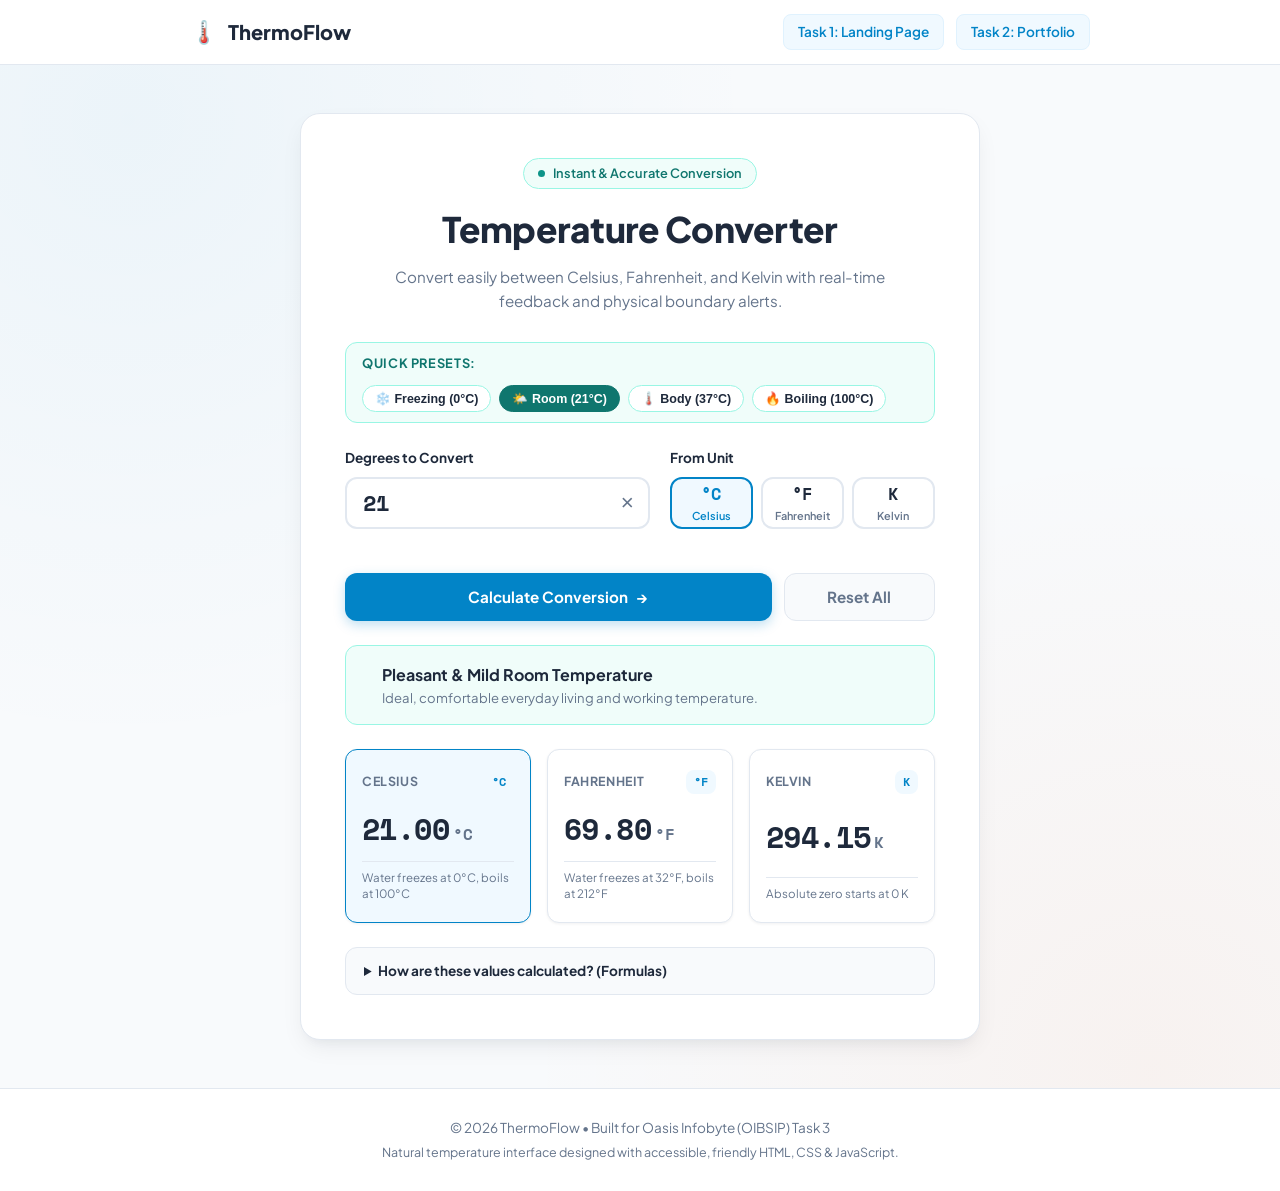
<file: task-3-temperature-converter/index.html>
<!DOCTYPE html>
<html lang="en">
<head>
  <meta charset="UTF-8">
  <meta name="viewport" content="width=device-width, initial-scale=1.0">
  <title>ThermoFlow · Temperature Converter Website</title>
  
  <!-- Google Fonts: Plus Jakarta Sans -->
  <link rel="preconnect" href="https://fonts.googleapis.com">
  <link rel="preconnect" href="https://fonts.gstatic.com" crossorigin>
  <link href="https://fonts.googleapis.com/css2?family=Plus+Jakarta+Sans:wght@400;500;600;700;800&family=Space+Mono:wght@700&display=swap" rel="stylesheet">
  
  <!-- Stylesheet -->
  <link rel="stylesheet" href="style.css">
</head>
<body>

  <!-- ==================== HEADER BAR ==================== -->
  <header class="app-header">
    <div class="header-container">
      <div class="brand">
        <span class="brand-icon">🌡️</span>
        <span class="brand-title">ThermoFlow</span>
      </div>
      <nav class="header-nav">
        <a href="../index.html" class="nav-btn">Task 1: Landing Page</a>
        <a href="../task-2-portfolio/index.html" class="nav-btn">Task 2: Portfolio</a>
      </nav>
    </div>
  </header>

  <!-- ==================== MAIN CONVERTER CONTAINER ==================== -->
  <main class="main-wrapper">
    <div class="converter-card">
      
      <!-- Card Title & Subtitle -->
      <div class="converter-intro">
        <div class="intro-badge">
          <span class="badge-dot"></span>
          <span>Instant &amp; Accurate Conversion</span>
        </div>
        <h1 class="converter-title">Temperature Converter</h1>
        <p class="converter-subtitle">
          Convert easily between Celsius, Fahrenheit, and Kelvin with real-time feedback and physical boundary alerts.
        </p>
      </div>

      <!-- Quick Preset Buttons -->
      <div class="presets-wrapper">
        <span class="presets-label">Quick Presets:</span>
        <div class="presets-buttons">
          <button type="button" class="preset-btn" data-temp="0" data-unit="celsius">❄️ Freezing (0°C)</button>
          <button type="button" class="preset-btn active" data-temp="21" data-unit="celsius">🌤️ Room (21°C)</button>
          <button type="button" class="preset-btn" data-temp="37" data-unit="celsius">🌡️ Body (37°C)</button>
          <button type="button" class="preset-btn" data-temp="100" data-unit="celsius">🔥 Boiling (100°C)</button>
        </div>
      </div>

      <!-- Converter Form -->
      <form id="temp-converter-form" class="converter-form" novalidate>
        
        <!-- Input Row -->
        <div class="form-row">
          
          <!-- Temperature Numeric Input -->
          <div class="input-group">
            <label for="temp-input" class="field-label">Degrees to Convert</label>
            <div class="input-field-wrapper">
              <input 
                type="text" 
                id="temp-input" 
                class="temp-input" 
                placeholder="e.g. 21" 
                value="21"
                autocomplete="off"
                aria-describedby="input-error-msg"
              >
              <button type="button" id="clear-input-btn" class="clear-input-btn" title="Clear input" aria-label="Clear input">&times;</button>
            </div>
            <!-- Error message for non-numeric input -->
            <p id="input-error-msg" class="field-error-message"></p>
          </div>

          <!-- Unit Selector (Radio Pills) -->
          <div class="unit-group">
            <label class="field-label">From Unit</label>
            <div class="unit-pills" role="radiogroup" aria-label="Temperature Unit">
              
              <label class="unit-pill">
                <input type="radio" name="temp-unit" value="celsius" checked>
                <span class="pill-content">
                  <span class="pill-symbol">°C</span>
                  <span class="pill-name">Celsius</span>
                </span>
              </label>

              <label class="unit-pill">
                <input type="radio" name="temp-unit" value="fahrenheit">
                <span class="pill-content">
                  <span class="pill-symbol">°F</span>
                  <span class="pill-name">Fahrenheit</span>
                </span>
              </label>

              <label class="unit-pill">
                <input type="radio" name="temp-unit" value="kelvin">
                <span class="pill-content">
                  <span class="pill-symbol">K</span>
                  <span class="pill-name">Kelvin</span>
                </span>
              </label>

            </div>
          </div>

        </div>

        <!-- Action Buttons -->
        <div class="actions-row">
          <button type="submit" id="convert-btn" class="btn btn-convert">
            <span>Calculate Conversion</span> &rarr;
          </button>
          <button type="button" id="reset-btn" class="btn btn-reset">
            Reset All
          </button>
        </div>

      </form>

      <!-- Absolute Zero Edge Case Warning Banner -->
      <div id="absolute-zero-alert" class="alert-box alert-absolute-zero" role="alert" style="display: none;">
        <span class="alert-icon">⚠️</span>
        <div class="alert-text">
          <strong>Physics Boundary Warning:</strong>
          <span id="alert-message">This temperature is below Absolute Zero (−273.15°C / −459.67°F / 0 K). In physics, nothing can be colder than this point because particle motion ceases entirely.</span>
        </div>
      </div>

      <!-- Humanized Temperature Feeling / Sensation Gauge -->
      <div class="sensation-card" id="sensation-card">
        <span class="sensation-emoji" id="sensation-emoji"></span>
        <div class="sensation-info">
          <h3 class="sensation-title" id="sensation-title">Pleasant &amp; Mild Room Temperature</h3>
          <p class="sensation-desc" id="sensation-desc">Ideal comfortable everyday indoor living condition.</p>
        </div>
      </div>

      <!-- Simultaneous Multi-Unit Output Display -->
      <div class="results-grid">
        
        <!-- Output: Celsius -->
        <div class="result-card" id="card-celsius">
          <div class="result-header">
            <span class="result-unit-label">Celsius</span>
            <span class="result-symbol-badge">°C</span>
          </div>
          <div class="result-value-wrapper">
            <span class="result-value" id="val-celsius">21.00</span>
            <span class="result-unit-suffix">°C</span>
          </div>
          <span class="result-note" id="note-celsius">Water freezes at 0°C, boils at 100°C</span>
        </div>

        <!-- Output: Fahrenheit -->
        <div class="result-card" id="card-fahrenheit">
          <div class="result-header">
            <span class="result-unit-label">Fahrenheit</span>
            <span class="result-symbol-badge">°F</span>
          </div>
          <div class="result-value-wrapper">
            <span class="result-value" id="val-fahrenheit">69.80</span>
            <span class="result-unit-suffix">°F</span>
          </div>
          <span class="result-note" id="note-fahrenheit">Water freezes at 32°F, boils at 212°F</span>
        </div>

        <!-- Output: Kelvin -->
        <div class="result-card" id="card-kelvin">
          <div class="result-header">
            <span class="result-unit-label">Kelvin</span>
            <span class="result-symbol-badge">K</span>
          </div>
          <div class="result-value-wrapper">
            <span class="result-value" id="val-kelvin">294.15</span>
            <span class="result-unit-suffix">K</span>
          </div>
          <span class="result-note" id="note-kelvin">Absolute zero starts at 0 K</span>
        </div>

      </div>

      <!-- Educational Conversion Formulas Accordion -->
      <details class="formula-details">
        <summary class="formula-summary">
          <span> How are these values calculated? (Formulas)</span>
        </summary>
        <div class="formula-content">
          <div class="formula-item">
            <strong>Celsius to Fahrenheit:</strong>
            <code>°F = (°C &times; 9/5) + 32</code>
          </div>
          <div class="formula-item">
            <strong>Celsius to Kelvin:</strong>
            <code>K = °C + 273.15</code>
          </div>
          <div class="formula-item">
            <strong>Fahrenheit to Celsius:</strong>
            <code>°C = (°F &minus; 32) &times; 5/9</code>
          </div>
          <div class="formula-item">
            <strong>Kelvin to Celsius:</strong>
            <code>°C = K &minus; 273.15</code>
          </div>
        </div>
      </details>

    </div>
  </main>

  <!-- ==================== FOOTER ==================== -->
  <footer class="app-footer">
    <p>&copy; 2026 ThermoFlow &bull; Built for Oasis Infobyte (OIBSIP) Task 3</p>
    <p class="footer-tagline">Natural temperature interface designed with accessible, friendly HTML, CSS &amp; JavaScript.</p>
  </footer>

  <!-- Script -->
  <script src="script.js"></script>
</body>
</html>
</file>
<file: task-1-landing-page/style.css>
/* =========================================================
   TASKFLOW LANDING PAGE - STYLESHEET
   Tech Stack: Pure HTML5 & CSS3
   
   ========================================================= */

/* ---------------------------------------------------------
   1. CSS RESET & GLOBAL BOX-SIZING
   Ensures predictable sizing and prevents accidental element overlap
   --------------------------------------------------------- */
*,
*::before,
*::after {
  margin: 0;
  padding: 0;
  box-sizing: border-box;
}

html {
  scroll-behavior: smooth;
}

/* ---------------------------------------------------------
   2. DESIGN SYSTEM & COLOR PALETTE (CSS VARIABLES)
   Consistent theme applied across the entire landing page
   --------------------------------------------------------- */
:root {
  /* Brand Colors */
  --color-primary: #4f46e5;       /* Modern Indigo */
  --color-primary-hover: #4338ca; /* Darker Indigo on hover */
  --color-primary-light: #eef2ff; /* Soft indigo tint */
  --color-secondary: #06b6d4;     /* Vibrant Cyan accent */
  
  /* Neutral Colors */
  --color-dark: #0f172a;          /* Slate 900 for primary headings */
  --color-text: #334155;          /* Slate 700 for body copy */
  --color-muted: #64748b;         /* Slate 500 for secondary text */
  --color-border: #e2e8f0;        /* Light border gray */
  --color-surface: #ffffff;       /* Pure white background for cards */
  --color-bg: #f8fafc;            /* Light off-white page background */
  --color-bg-alt: #f1f5f9;        /* Subtle contrast section background */

  /* Typography Scale */
  --font-family: 'Inter', system-ui, -apple-system, BlinkMacSystemFont, "Segoe UI", Roboto, sans-serif;
  --font-size-sm: 0.875rem;       /* 14px */
  --font-size-base: 1rem;         /* 16px body text */
  --font-size-lg: 1.125rem;       /* 18px lead text */
  --font-size-xl: 1.25rem;        /* 20px subheadings */
  --font-size-2xl: 1.75rem;       /* 28px card/section titles */
  --font-size-3xl: 2.25rem;       /* 36px section titles */
  --font-size-4xl: 3.25rem;       /* 52px main hero headline */

  /* Shadows */
  --shadow-sm: 0 1px 2px rgba(15, 23, 42, 0.05);
  --shadow-md: 0 4px 6px -1px rgba(15, 23, 42, 0.08), 0 2px 4px -2px rgba(15, 23, 42, 0.04);
  --shadow-lg: 0 10px 15px -3px rgba(15, 23, 42, 0.08), 0 4px 6px -4px rgba(15, 23, 42, 0.03);

  /* Border Radius */
  --radius-sm: 6px;
  --radius-md: 10px;
  --radius-lg: 16px;
  --radius-full: 9999px;

  /* Transitions */
  --transition: all 0.25s ease-in-out;
}

/* ---------------------------------------------------------
   3. BASE STYLES & TYPOGRAPHY
   --------------------------------------------------------- */
body {
  font-family: var(--font-family);
  font-size: var(--font-size-base);
  line-height: 1.6;
  color: var(--color-text);
  background-color: var(--color-bg);
  -webkit-font-smoothing: antialiased;
}

h1, h2, h3, h4 {
  color: var(--color-dark);
  font-weight: 700;
  line-height: 1.25;
}

a {
  text-decoration: none;
  color: inherit;
  transition: var(--transition);
}

ul {
  list-style: none;
}

img {
  max-width: 100%;
  display: block;
}

/* Layout Container */
.container {
  width: 100%;
  max-width: 1140px;
  margin: 0 auto;
  padding: 0 20px;
}

/* ---------------------------------------------------------
   4. BUTTONS
   Reusable CTA button components
   --------------------------------------------------------- */
.btn {
  display: inline-flex;
  align-items: center;
  justify-content: center;
  gap: 8px;
  padding: 12px 24px;
  font-size: var(--font-size-base);
  font-weight: 600;
  border-radius: var(--radius-md);
  cursor: pointer;
  border: 1px solid transparent;
  transition: var(--transition);
}

.btn-primary {
  background-color: var(--color-primary);
  color: #ffffff;
  box-shadow: 0 4px 14px rgba(79, 70, 229, 0.35);
}

.btn-primary:hover {
  background-color: var(--color-primary-hover);
  transform: translateY(-2px);
  box-shadow: 0 6px 20px rgba(79, 70, 229, 0.45);
}

.btn-secondary {
  background-color: var(--color-surface);
  color: var(--color-dark);
  border: 1px solid var(--color-border);
}

.btn-secondary:hover {
  background-color: var(--color-bg-alt);
  border-color: var(--color-muted);
  transform: translateY(-2px);
}

/* ---------------------------------------------------------
   5. STICKY NAVIGATION BAR
   Feature: Fixed or sticky navigation bar with 3+ links
   --------------------------------------------------------- */
.header {
  position: sticky;
  top: 0;
  z-index: 1000;
  background-color: rgba(255, 255, 255, 0.95);
  backdrop-filter: blur(10px);
  border-bottom: 1px solid var(--color-border);
}

.navbar {
  display: flex;
  align-items: center;
  justify-content: space-between;
  height: 72px;
}

.nav-logo {
  display: flex;
  align-items: center;
  gap: 8px;
  font-size: 1.25rem;
  font-weight: 800;
  color: var(--color-dark);
}

.nav-logo .logo-icon {
  font-size: 1.5rem;
}

.nav-links {
  display: flex;
  align-items: center;
  gap: 28px;
}

.nav-link {
  font-size: var(--font-size-sm);
  font-weight: 500;
  color: var(--color-muted);
}

.nav-link:hover {
  color: var(--color-primary);
}

.nav-link-highlight {
  color: var(--color-primary);
  font-weight: 700;
  background-color: var(--color-primary-light);
  padding: 4px 10px;
  border-radius: var(--radius-sm);
}

.nav-link-highlight:hover {
  background-color: var(--color-primary);
  color: #ffffff;
}

.nav-actions {
  display: flex;
  align-items: center;
}

/* ---------------------------------------------------------
   6. HERO SECTION
   Feature: Headline, subheadline, and Call-to-Action button
   --------------------------------------------------------- */
.hero-section {
  padding: 80px 0 60px;
  background: linear-gradient(180deg, #ffffff 0%, var(--color-bg) 100%);
  position: relative;
  overflow: hidden;
}

.hero-container {
  display: flex;
  flex-direction: column;
  align-items: center;
  text-align: center;
  gap: 48px;
}

.hero-content {
  max-width: 780px;
  display: flex;
  flex-direction: column;
  align-items: center;
}

.hero-badge {
  display: inline-flex;
  align-items: center;
  gap: 8px;
  padding: 6px 16px;
  background-color: var(--color-primary-light);
  color: var(--color-primary);
  font-size: var(--font-size-sm);
  font-weight: 600;
  border-radius: var(--radius-full);
  margin-bottom: 24px;
  border: 1px solid rgba(79, 70, 229, 0.15);
}

.badge-dot {
  width: 8px;
  height: 8px;
  background-color: var(--color-primary);
  border-radius: 50%;
  display: inline-block;
}

.hero-title {
  font-size: var(--font-size-4xl);
  font-weight: 800;
  letter-spacing: -0.03em;
  color: var(--color-dark);
  margin-bottom: 20px;
  line-height: 1.15;
}

.hero-subtitle {
  font-size: var(--font-size-lg);
  color: var(--color-muted);
  line-height: 1.6;
  margin-bottom: 32px;
  max-width: 640px;
}

.hero-cta-group {
  display: flex;
  align-items: center;
  justify-content: center;
  gap: 16px;
  margin-bottom: 24px;
  flex-wrap: wrap;
}

.btn-lg {
  padding: 14px 28px;
  font-size: 1.05rem;
}

.hero-trust {
  display: flex;
  align-items: center;
  gap: 12px;
  font-size: var(--font-size-sm);
  color: var(--color-muted);
  flex-wrap: wrap;
  justify-content: center;
}

.trust-divider {
  color: var(--color-border);
}

/* Hero Mock Preview Card */
.hero-preview {
  width: 100%;
  max-width: 900px;
  perspective: 1000px;
}

.preview-card {
  background-color: var(--color-surface);
  border: 1px solid var(--color-border);
  border-radius: var(--radius-lg);
  box-shadow: var(--shadow-lg);
  overflow: hidden;
  text-align: left;
}

.preview-header {
  display: flex;
  align-items: center;
  gap: 8px;
  padding: 14px 20px;
  background-color: #f8fafc;
  border-bottom: 1px solid var(--color-border);
}

.circle {
  width: 11px;
  height: 11px;
  border-radius: 50%;
  display: inline-block;
}

.circle.red { background-color: #ef4444; }
.circle.yellow { background-color: #f59e0b; }
.circle.green { background-color: #10b981; }

.preview-title {
  font-size: var(--font-size-sm);
  font-weight: 600;
  color: var(--color-muted);
  margin-left: 8px;
}

.preview-body {
  display: grid;
  grid-template-columns: repeat(3, 1fr);
  gap: 16px;
  padding: 24px;
  background-color: #fafbfc;
}

.preview-column {
  background-color: #ffffff;
  border: 1px solid var(--color-border);
  border-radius: var(--radius-md);
  padding: 16px;
  display: flex;
  flex-direction: column;
  gap: 12px;
}

.column-header {
  display: flex;
  align-items: center;
  justify-content: space-between;
  padding-bottom: 8px;
  border-bottom: 1px solid var(--color-border);
}

.column-title {
  font-size: var(--font-size-sm);
  font-weight: 700;
  color: var(--color-dark);
}

.column-count {
  font-size: 0.75rem;
  background-color: var(--color-bg-alt);
  color: var(--color-muted);
  padding: 2px 8px;
  border-radius: var(--radius-full);
  font-weight: 600;
}

.task-card {
  background-color: #ffffff;
  border: 1px solid var(--color-border);
  border-radius: var(--radius-sm);
  padding: 12px;
  box-shadow: var(--shadow-sm);
  display: flex;
  flex-direction: column;
  gap: 8px;
}

.task-name {
  font-size: 0.85rem;
  font-weight: 600;
  color: var(--color-dark);
  line-height: 1.4;
}

.task-tag {
  align-self: flex-start;
  font-size: 0.7rem;
  font-weight: 700;
  padding: 2px 8px;
  border-radius: var(--radius-sm);
  text-transform: uppercase;
  letter-spacing: 0.04em;
}

.tag-blue { background-color: #e0e7ff; color: #4338ca; }
.tag-purple { background-color: #ede9fe; color: #6d28d9; }
.tag-green { background-color: #d1fae5; color: #065f46; }
.tag-orange { background-color: #ffedd5; color: #9a3412; }
.tag-gray { background-color: #f1f5f9; color: #64748b; }

.completed-task {
  opacity: 0.75;
}

.progress-bar {
  width: 100%;
  height: 6px;
  background-color: var(--color-bg-alt);
  border-radius: var(--radius-full);
  overflow: hidden;
  margin-top: 4px;
}

.progress-fill {
  height: 100%;
  background-color: #10b981;
  border-radius: var(--radius-full);
}

/* ---------------------------------------------------------
   7. COMMON SECTION STYLES
   Reusable layout and typography patterns for all content sections
   --------------------------------------------------------- */
.section {
  padding: 90px 0;
}

.section-header {
  text-align: center;
  max-width: 680px;
  margin: 0 auto 56px;
}

.section-tag {
  display: inline-block;
  font-size: var(--font-size-sm);
  font-weight: 700;
  text-transform: uppercase;
  letter-spacing: 0.06em;
  color: var(--color-primary);
  margin-bottom: 12px;
}

.section-title {
  font-size: var(--font-size-3xl);
  font-weight: 800;
  color: var(--color-dark);
  letter-spacing: -0.02em;
  margin-bottom: 16px;
  line-height: 1.2;
}

.section-subtitle {
  font-size: var(--font-size-lg);
  color: var(--color-muted);
  line-height: 1.6;
}

/* ---------------------------------------------------------
   8. FEATURES SECTION
   Feature: Distinct content section #1 with responsive CSS Grid
   --------------------------------------------------------- */
.features-section {
  background-color: var(--color-surface);
  border-top: 1px solid var(--color-border);
  border-bottom: 1px solid var(--color-border);
}

.features-grid {
  display: grid;
  grid-template-columns: repeat(auto-fit, minmax(320px, 1fr));
  gap: 28px;
}

.feature-card {
  background-color: var(--color-bg);
  border: 1px solid var(--color-border);
  border-radius: var(--radius-lg);
  padding: 32px 28px;
  transition: var(--transition);
  display: flex;
  flex-direction: column;
  gap: 14px;
}

.feature-card:hover {
  background-color: #ffffff;
  transform: translateY(-4px);
  box-shadow: var(--shadow-lg);
  border-color: rgba(79, 70, 229, 0.3);
}

.feature-icon {
  width: 52px;
  height: 52px;
  border-radius: var(--radius-md);
  display: flex;
  align-items: center;
  justify-content: center;
  font-size: 1.5rem;
}

.icon-indigo { background-color: #e0e7ff; }
.icon-cyan   { background-color: #cffafe; }
.icon-purple { background-color: #f3e8ff; }
.icon-green  { background-color: #d1fae5; }
.icon-orange { background-color: #ffedd5; }
.icon-pink   { background-color: #fce7f3; }

.feature-title {
  font-size: var(--font-size-xl);
  font-weight: 700;
  color: var(--color-dark);
}

.feature-description {
  font-size: 0.95rem;
  color: var(--color-muted);
  line-height: 1.6;
}

/* ---------------------------------------------------------
   9. ABOUT & STATS SECTION
   Feature: Distinct content section #2 with 2-column layout and metrics
   --------------------------------------------------------- */
.about-section {
  background-color: var(--color-bg);
}

.about-container {
  display: grid;
  grid-template-columns: 1.15fr 0.85fr;
  gap: 56px;
  align-items: center;
}

.about-content {
  text-align: left;
}

.about-text {
  font-size: 1.05rem;
  color: var(--color-muted);
  line-height: 1.75;
  margin-bottom: 20px;
}

.about-checklist {
  display: flex;
  flex-direction: column;
  gap: 14px;
  margin-top: 28px;
}

.about-check-item {
  display: flex;
  align-items: center;
  gap: 12px;
  font-size: 0.95rem;
  font-weight: 500;
  color: var(--color-text);
}

.check-icon {
  width: 24px;
  height: 24px;
  min-width: 24px;
  border-radius: 50%;
  background-color: var(--color-primary-light);
  color: var(--color-primary);
  display: flex;
  align-items: center;
  justify-content: center;
  font-size: 0.8rem;
  font-weight: 700;
}

.about-stats-grid {
  display: grid;
  grid-template-columns: repeat(2, 1fr);
  gap: 20px;
}

.stat-card {
  background-color: var(--color-surface);
  border: 1px solid var(--color-border);
  border-radius: var(--radius-lg);
  padding: 32px 20px;
  text-align: center;
  box-shadow: var(--shadow-sm);
  display: flex;
  flex-direction: column;
  gap: 8px;
  transition: var(--transition);
}

.stat-card:hover {
  transform: translateY(-3px);
  box-shadow: var(--shadow-md);
}

.stat-card-highlight {
  background: linear-gradient(145deg, #ffffff 0%, var(--color-primary-light) 100%);
  border-color: rgba(79, 70, 229, 0.3);
}

.stat-number {
  font-size: 2.2rem;
  font-weight: 800;
  color: var(--color-primary);
  letter-spacing: -0.03em;
  line-height: 1;
}

.stat-label {
  font-size: var(--font-size-sm);
  color: var(--color-muted);
  font-weight: 600;
}

/* ---------------------------------------------------------
   10. TESTIMONIALS SECTION
   Feature: Distinct content section #3 with user reviews & social proof
   --------------------------------------------------------- */
.testimonials-section {
  background-color: var(--color-surface);
  border-top: 1px solid var(--color-border);
}

.testimonials-grid {
  display: grid;
  grid-template-columns: repeat(auto-fit, minmax(300px, 1fr));
  gap: 28px;
}

.testimonial-card {
  background-color: var(--color-bg);
  border: 1px solid var(--color-border);
  border-radius: var(--radius-lg);
  padding: 32px 28px;
  display: flex;
  flex-direction: column;
  justify-content: space-between;
  gap: 24px;
  transition: var(--transition);
}

.testimonial-card:hover {
  transform: translateY(-4px);
  box-shadow: var(--shadow-lg);
  background-color: #ffffff;
}

.testimonial-card-featured {
  border-color: rgba(79, 70, 229, 0.4);
  box-shadow: var(--shadow-md);
  background-color: #ffffff;
}

.stars {
  color: #f59e0b;
  font-size: 1.1rem;
  letter-spacing: 2px;
}

.testimonial-quote {
  font-size: 0.98rem;
  line-height: 1.65;
  color: var(--color-dark);
  font-style: normal;
}

.testimonial-author {
  display: flex;
  align-items: center;
  gap: 14px;
}

.avatar {
  width: 44px;
  height: 44px;
  border-radius: 50%;
  display: flex;
  align-items: center;
  justify-content: center;
  font-weight: 700;
  font-size: 0.9rem;
  color: #ffffff;
  flex-shrink: 0;
}

.avatar-1 { background: linear-gradient(135deg, #4f46e5, #7c3aed); }
.avatar-2 { background: linear-gradient(135deg, #06b6d4, #0284c7); }
.avatar-3 { background: linear-gradient(135deg, #10b981, #059669); }

.author-info {
  display: flex;
  flex-direction: column;
}

.author-name {
  font-size: 0.95rem;
  font-weight: 700;
  color: var(--color-dark);
}

.author-role {
  font-size: 0.8rem;
  color: var(--color-muted);
}

/* ---------------------------------------------------------
   11. CALL-TO-ACTION (CTA) BANNER
   High-converting conversion block before footer
   --------------------------------------------------------- */
.cta-section {
  padding: 60px 0 90px;
  background-color: var(--color-surface);
}

.cta-box {
  background: linear-gradient(135deg, var(--color-primary) 0%, #312e81 100%);
  border-radius: var(--radius-lg);
  padding: 64px 36px;
  text-align: center;
  color: #ffffff;
  box-shadow: 0 20px 25px -5px rgba(79, 70, 229, 0.25);
}

.cta-title {
  color: #ffffff;
  font-size: var(--font-size-3xl);
  font-weight: 800;
  letter-spacing: -0.02em;
  margin-bottom: 16px;
  max-width: 700px;
  margin-left: auto;
  margin-right: auto;
}

.cta-subtitle {
  font-size: 1.1rem;
  color: rgba(255, 255, 255, 0.85);
  max-width: 600px;
  margin: 0 auto 32px;
  line-height: 1.6;
}

.cta-actions {
  display: flex;
  justify-content: center;
  align-items: center;
  gap: 16px;
  margin-bottom: 20px;
  flex-wrap: wrap;
}

.btn-cta {
  background-color: #ffffff;
  color: var(--color-primary);
  font-weight: 700;
  box-shadow: 0 4px 14px rgba(0, 0, 0, 0.15);
}

.btn-cta:hover {
  background-color: #f8fafc;
  transform: translateY(-2px);
  box-shadow: 0 6px 20px rgba(0, 0, 0, 0.2);
}

.btn-cta-outline {
  background-color: transparent;
  color: #ffffff;
  border: 1px solid rgba(255, 255, 255, 0.35);
}

.btn-cta-outline:hover {
  background-color: rgba(255, 255, 255, 0.1);
  border-color: #ffffff;
  transform: translateY(-2px);
}

.cta-footnote {
  font-size: var(--font-size-sm);
  color: rgba(255, 255, 255, 0.7);
}

/* ---------------------------------------------------------
   12. FOOTER
   Feature: Footer with placeholder contact, quick links, and social channels
   --------------------------------------------------------- */
.footer {
  background-color: var(--color-dark);
  color: #94a3b8;
  padding: 80px 0 40px;
  border-top: 1px solid #1e293b;
}

.footer-top {
  display: grid;
  grid-template-columns: 1.6fr 1fr 1fr 1.3fr;
  gap: 48px;
  margin-bottom: 56px;
}

.footer-brand {
  display: flex;
  flex-direction: column;
  gap: 18px;
}

.footer-logo {
  display: flex;
  align-items: center;
  gap: 8px;
  font-size: 1.3rem;
  font-weight: 800;
  color: #ffffff;
}

.footer-desc {
  font-size: 0.9rem;
  line-height: 1.65;
  color: #94a3b8;
  max-width: 320px;
}

.footer-socials {
  display: flex;
  gap: 10px;
  flex-wrap: wrap;
}

.social-link {
  padding: 6px 14px;
  background-color: rgba(255, 255, 255, 0.06);
  border: 1px solid rgba(255, 255, 255, 0.08);
  border-radius: var(--radius-sm);
  font-size: 0.8rem;
  font-weight: 500;
  color: #cbd5e1;
  transition: var(--transition);
}

.social-link:hover {
  background-color: var(--color-primary);
  border-color: var(--color-primary);
  color: #ffffff;
  transform: translateY(-2px);
}

.footer-col {
  display: flex;
  flex-direction: column;
}

.footer-heading {
  font-size: 0.9rem;
  font-weight: 700;
  text-transform: uppercase;
  letter-spacing: 0.06em;
  color: #ffffff;
  margin-bottom: 20px;
}

.footer-links {
  display: flex;
  flex-direction: column;
  gap: 12px;
}

.footer-link {
  font-size: 0.9rem;
  color: #94a3b8;
  transition: var(--transition);
}

.footer-link:hover {
  color: #ffffff;
  padding-left: 4px;
}

.contact-item {
  font-size: 0.88rem;
  color: #cbd5e1;
  line-height: 1.5;
}

.footer-bottom {
  border-top: 1px solid rgba(255, 255, 255, 0.08);
  padding-top: 32px;
  display: flex;
  align-items: center;
  justify-content: space-between;
  flex-wrap: wrap;
  gap: 16px;
}

.copyright {
  font-size: 0.85rem;
  color: #64748b;
}

.footer-legal {
  display: flex;
  align-items: center;
  gap: 12px;
  font-size: 0.85rem;
}

.legal-link {
  color: #64748b;
}

.legal-link:hover {
  color: #cbd5e1;
}

.legal-divider {
  color: #334155;
}

/* ---------------------------------------------------------
   13. RESPONSIVE DESIGN & MEDIA QUERIES
   Feature: Responsive layout — page must not break at mobile screen widths
   Uses Flexbox & Grid adjustments for tablet and mobile devices
   --------------------------------------------------------- */

/* Offset scroll anchor for sticky navbar */
html {
  scroll-padding-top: 80px;
}

/* --- TABLET BREAKPOINT (max-width: 992px) --- */
@media (max-width: 992px) {
  .hero-title {
    font-size: 2.75rem;
  }

  .about-container {
    grid-template-columns: 1fr;
    gap: 40px;
  }

  .footer-top {
    grid-template-columns: repeat(2, 1fr);
    gap: 40px;
  }
}

/* --- MOBILE LANDSCAPE & SMALL TABLETS (max-width: 768px) --- */
@media (max-width: 768px) {
  .navbar {
    height: auto;
    padding: 14px 0;
    flex-wrap: wrap;
    gap: 12px;
  }

  .nav-links {
    gap: 16px;
  }

  .nav-link {
    font-size: 0.85rem;
  }

  .hero-section {
    padding: 50px 0 40px;
  }

  .hero-title {
    font-size: 2.15rem;
  }

  .hero-subtitle {
    font-size: 1rem;
  }

  .preview-body {
    grid-template-columns: 1fr;
    gap: 16px;
    padding: 16px;
  }

  .section {
    padding: 60px 0;
  }

  .section-title {
    font-size: 1.85rem;
  }

  .section-subtitle {
    font-size: 0.95rem;
  }

  .features-grid {
    grid-template-columns: 1fr;
  }

  .testimonials-grid {
    grid-template-columns: 1fr;
  }

  .cta-box {
    padding: 40px 20px;
  }

  .cta-title {
    font-size: 1.75rem;
  }

  .footer-top {
    grid-template-columns: 1fr;
    gap: 36px;
  }

  .footer-bottom {
    flex-direction: column;
    text-align: center;
    gap: 14px;
  }

  .footer-legal {
    justify-content: center;
  }
}

/* --- SMALL MOBILE SCREENS (max-width: 480px) --- */
@media (max-width: 480px) {
  .navbar {
    justify-content: center;
    text-align: center;
  }

  .nav-links {
    width: 100%;
    justify-content: center;
    gap: 14px;
  }

  .nav-actions {
    display: none; /* Keep header clean on ultra-small screens */
  }

  .hero-title {
    font-size: 1.8rem;
  }

  .hero-cta-group {
    flex-direction: column;
    width: 100%;
  }

  .btn-lg {
    width: 100%;
  }

  .about-stats-grid {
    grid-template-columns: 1fr;
  }

  .cta-actions {
    flex-direction: column;
    width: 100%;
  }

  .btn-cta,
  .btn-cta-outline {
    width: 100%;
  }
}
</file>
<file: task-2-portfolio/style.css>
/* =========================================================
   HABIBA T. · PERSONAL PORTFOLIO STYLESHEET
   Tech Stack: Pure HTML5, CSS3, & Vanilla JavaScript
   
   ========================================================= */

/* ---------------------------------------------------------
   1. CSS RESET & BOX-SIZING
   Prevents unexpected sizing and element overlapping
   --------------------------------------------------------- */
*,
*::before,
*::after {
  margin: 0;
  padding: 0;
  box-sizing: border-box;
}

html {
  scroll-behavior: smooth;
  scroll-padding-top: 80px;
}

/* ---------------------------------------------------------
   2. COLOR PALETTE & DESIGN SYSTEM (THEME VARIABLES)
   --------------------------------------------------------- */
:root {
  /* Brand Accents */
  --color-primary: #6366f1;        /* Modern Indigo */
  --color-primary-hover: #4f46e5;
  --color-primary-glow: rgba(99, 102, 241, 0.25);
  --color-accent: #06b6d4;         /* Cyan */
  --color-accent-pink: #ec4899;    /* Rose/Pink accent */

  /* Typography */
  --font-main: 'Plus Jakarta Sans', system-ui, -apple-system, sans-serif;
  --font-mono: 'Fira Code', monospace;

  /* Transitions */
  --transition: all 0.25s cubic-bezier(0.4, 0, 0.2, 1);
  --radius-sm: 8px;
  --radius-md: 14px;
  --radius-lg: 20px;
  --radius-full: 9999px;
}

/* Dark Theme Default */
body[data-theme="dark"] {
  --color-bg: #090d16;
  --color-surface: #111827;
  --color-surface-hover: #1f2937;
  --color-border: #1f293d;
  --color-heading: #f8fafc;
  --color-text: #94a3b8;
  --color-muted: #64748b;
  --shadow-card: 0 10px 25px -5px rgba(0, 0, 0, 0.4);
  --navbar-bg: rgba(9, 13, 22, 0.85);
}

/* Light Theme Alternate */
body[data-theme="light"] {
  --color-bg: #f8fafc;
  --color-surface: #ffffff;
  --color-surface-hover: #f1f5f9;
  --color-border: #e2e8f0;
  --color-heading: #0f172a;
  --color-text: #475569;
  --color-muted: #64748b;
  --shadow-card: 0 10px 25px -5px rgba(15, 23, 42, 0.08);
  --navbar-bg: rgba(248, 250, 252, 0.9);
}

/* ---------------------------------------------------------
   3. BASE STYLES & TYPOGRAPHY
   --------------------------------------------------------- */
body {
  font-family: var(--font-main);
  background-color: var(--color-bg);
  color: var(--color-text);
  line-height: 1.65;
  transition: background-color 0.3s ease, color 0.3s ease;
  overflow-x: hidden;
}

h1, h2, h3, h4 {
  color: var(--color-heading);
  font-weight: 700;
  line-height: 1.25;
}

a {
  text-decoration: none;
  color: inherit;
  transition: var(--transition);
}

ul {
  list-style: none;
}

.container {
  width: 100%;
  max-width: 1100px;
  margin: 0 auto;
  padding: 0 24px;
}

.section {
  padding: 96px 0;
}

.section-tag {
  display: inline-flex;
  align-items: center;
  gap: 8px;
  font-family: var(--font-mono);
  font-size: 0.85rem;
  color: var(--color-primary);
  background: var(--color-primary-glow);
  padding: 6px 14px;
  border-radius: var(--radius-full);
  margin-bottom: 14px;
  font-weight: 500;
}

.section-title {
  font-size: 2.25rem;
  font-weight: 800;
  letter-spacing: -0.02em;
  margin-bottom: 12px;
}

.section-subtitle {
  font-size: 1.05rem;
  color: var(--color-muted);
  max-width: 600px;
  line-height: 1.6;
}

.section-header {
  text-align: center;
  display: flex;
  flex-direction: column;
  align-items: center;
  margin-bottom: 56px;
}

/* ---------------------------------------------------------
   4. BUTTONS
   --------------------------------------------------------- */
.btn {
  display: inline-flex;
  align-items: center;
  justify-content: center;
  gap: 10px;
  padding: 12px 24px;
  border-radius: var(--radius-md);
  font-weight: 600;
  font-size: 0.95rem;
  cursor: pointer;
  border: 1px solid transparent;
  transition: var(--transition);
}

.btn-primary {
  background-color: var(--color-primary);
  color: #ffffff;
  box-shadow: 0 4px 14px var(--color-primary-glow);
}

.btn-primary:hover {
  background-color: var(--color-primary-hover);
  transform: translateY(-2px);
  box-shadow: 0 8px 20px rgba(99, 102, 241, 0.4);
}

.btn-outline {
  background-color: transparent;
  color: var(--color-heading);
  border-color: var(--color-border);
}

.btn-outline:hover {
  background-color: var(--color-surface);
  border-color: var(--color-primary);
  transform: translateY(-2px);
}

/* ---------------------------------------------------------
   5. NAVIGATION BAR & THEME SWITCHER
   Feature: Smooth sticky navigation with theme toggle
   --------------------------------------------------------- */
.header {
  position: sticky;
  top: 0;
  z-index: 1000;
  background-color: var(--navbar-bg);
  backdrop-filter: blur(12px);
  -webkit-backdrop-filter: blur(12px);
  border-bottom: 1px solid var(--color-border);
  transition: var(--transition);
}

.navbar {
  display: flex;
  align-items: center;
  justify-content: space-between;
  height: 72px;
}

.nav-logo {
  font-family: var(--font-mono);
  font-size: 1.25rem;
  font-weight: 700;
  color: var(--color-heading);
  display: flex;
  align-items: center;
  gap: 2px;
}

.logo-bracket {
  color: var(--color-primary);
}

.logo-name {
  color: var(--color-heading);
}

.logo-slash {
  color: var(--color-accent);
}

.nav-menu {
  display: flex;
  align-items: center;
  gap: 28px;
}

.nav-link {
  font-size: 0.92rem;
  font-weight: 500;
  color: var(--color-text);
  position: relative;
  padding: 6px 0;
}

.nav-link:hover,
.nav-link.active {
  color: var(--color-heading);
}

.nav-link::after {
  content: '';
  position: absolute;
  bottom: 0;
  left: 0;
  width: 0%;
  height: 2px;
  background-color: var(--color-primary);
  border-radius: var(--radius-full);
  transition: var(--transition);
}

.nav-link:hover::after,
.nav-link.active::after {
  width: 100%;
}

.nav-link-external {
  color: var(--color-primary);
  font-weight: 600;
}

.nav-controls {
  display: flex;
  align-items: center;
  gap: 12px;
}

.theme-toggle-btn {
  background-color: var(--color-surface);
  border: 1px solid var(--color-border);
  color: var(--color-heading);
  width: 40px;
  height: 40px;
  border-radius: var(--radius-sm);
  display: flex;
  align-items: center;
  justify-content: center;
  cursor: pointer;
  font-size: 1.1rem;
  transition: var(--transition);
}

.theme-toggle-btn:hover {
  border-color: var(--color-primary);
  transform: scale(1.05);
}

body[data-theme="dark"] .sun-icon { display: block; }
body[data-theme="dark"] .moon-icon { display: none; }
body[data-theme="light"] .sun-icon { display: none; }
body[data-theme="light"] .moon-icon { display: block; }

.menu-toggle-btn {
  display: none;
  background: transparent;
  border: none;
  cursor: pointer;
  padding: 6px;
  flex-direction: column;
  gap: 5px;
}

.menu-toggle-btn .bar {
  display: block;
  width: 22px;
  height: 2px;
  background-color: var(--color-heading);
  border-radius: 2px;
  transition: var(--transition);
}

/* ---------------------------------------------------------
   6. PROFILE / HERO SECTION
   Feature: Profile hero with name, title, bio, and avatar
   --------------------------------------------------------- */
.hero-section {
  padding: 80px 0 90px;
  position: relative;
  overflow: hidden;
}

.hero-container {
  display: grid;
  grid-template-columns: 1.25fr 0.85fr;
  align-items: center;
  gap: 56px;
}

.hero-intro {
  display: flex;
  flex-direction: column;
  align-items: flex-start;
}

.status-badge {
  display: inline-flex;
  align-items: center;
  gap: 10px;
  background-color: var(--color-surface);
  border: 1px solid var(--color-border);
  padding: 6px 16px;
  border-radius: var(--radius-full);
  font-size: 0.85rem;
  font-weight: 500;
  color: var(--color-text);
  margin-bottom: 24px;
}

.status-dot {
  width: 9px;
  height: 9px;
  border-radius: 50%;
  background-color: #10b981;
  box-shadow: 0 0 0 3px rgba(16, 185, 129, 0.25);
}

.gradient-text {
  background: linear-gradient(135deg, var(--color-primary), var(--color-accent));
  -webkit-background-clip: text;
  -webkit-text-fill-color: transparent;
}

.hero-name {
  font-size: 3.4rem;
  font-weight: 800;
  letter-spacing: -0.03em;
  line-height: 1.15;
  margin-bottom: 12px;
}

.hero-role {
  font-size: 1.5rem;
  font-weight: 600;
  color: var(--color-muted);
  margin-bottom: 20px;
}

.hero-bio {
  font-size: 1.1rem;
  color: var(--color-text);
  line-height: 1.7;
  max-width: 560px;
  margin-bottom: 32px;
}

.hero-actions {
  display: flex;
  align-items: center;
  gap: 16px;
  margin-bottom: 32px;
  flex-wrap: wrap;
}

.hero-socials {
  display: flex;
  align-items: center;
  gap: 12px;
}

.social-icon {
  font-size: 0.85rem;
  font-weight: 600;
  padding: 6px 14px;
  border-radius: var(--radius-sm);
  background-color: var(--color-surface);
  border: 1px solid var(--color-border);
  color: var(--color-muted);
}

.social-icon:hover {
  color: var(--color-primary);
  border-color: var(--color-primary);
  transform: translateY(-2px);
}

/* Avatar Card & Floating Tags */
.hero-avatar-wrapper {
  position: relative;
  display: flex;
  justify-content: center;
}

.avatar-glow {
  position: absolute;
  width: 260px;
  height: 260px;
  background: radial-gradient(circle, var(--color-primary-glow) 0%, transparent 70%);
  filter: blur(40px);
  z-index: 1;
}

.avatar-card {
  position: relative;
  z-index: 2;
  background-color: var(--color-surface);
  border: 1px solid var(--color-border);
  border-radius: var(--radius-lg);
  padding: 36px 32px;
  box-shadow: var(--shadow-card);
  display: flex;
  flex-direction: column;
  align-items: center;
}

.avatar-graphic {
  width: 170px;
  height: 170px;
  border-radius: 50%;
  overflow: hidden;
  box-shadow: 0 8px 24px var(--color-primary-glow);
}

.avatar-svg {
  width: 100%;
  height: 100%;
}

.avatar-floating-tag {
  position: absolute;
  display: flex;
  align-items: center;
  gap: 8px;
  background-color: var(--color-surface);
  border: 1px solid var(--color-border);
  padding: 8px 14px;
  border-radius: var(--radius-md);
  box-shadow: var(--shadow-card);
  font-size: 0.8rem;
  font-weight: 600;
  color: var(--color-heading);
  animation: floatAnim 4s ease-in-out infinite alternate;
}

.tag-top {
  top: 15px;
  right: -20px;
  animation-delay: 0s;
}

.tag-bottom {
  bottom: 20px;
  left: -20px;
  animation-delay: 2s;
}

@keyframes floatAnim {
  0% { transform: translateY(0); }
  100% { transform: translateY(-8px); }
}

/* ---------------------------------------------------------
   7. ABOUT ME SECTION
   Feature: Humanized About narrative, philosophy, and learning milestones
   --------------------------------------------------------- */
.about-section {
  background-color: var(--color-surface);
  border-top: 1px solid var(--color-border);
  border-bottom: 1px solid var(--color-border);
}

.about-grid {
  display: grid;
  grid-template-columns: 1.15fr 0.85fr;
  gap: 36px;
  align-items: stretch;
}

.about-card {
  background-color: var(--color-bg);
  border: 1px solid var(--color-border);
  border-radius: var(--radius-lg);
  padding: 36px;
  display: flex;
  flex-direction: column;
}

.about-card-title {
  font-size: 1.4rem;
  font-weight: 700;
  margin-bottom: 18px;
}

.about-text {
  font-size: 1rem;
  line-height: 1.75;
  color: var(--color-text);
  margin-bottom: 16px;
}

.about-badges {
  display: flex;
  flex-wrap: wrap;
  gap: 10px;
  margin-top: auto;
  padding-top: 16px;
}

.pill-badge {
  background-color: var(--color-surface);
  border: 1px solid var(--color-border);
  padding: 6px 14px;
  border-radius: var(--radius-full);
  font-size: 0.82rem;
  font-weight: 600;
  color: var(--color-heading);
}

.about-highlights {
  display: flex;
  flex-direction: column;
  gap: 18px;
}

.highlight-item {
  background-color: var(--color-bg);
  border: 1px solid var(--color-border);
  border-radius: var(--radius-md);
  padding: 22px 24px;
  display: flex;
  align-items: flex-start;
  gap: 18px;
  transition: var(--transition);
}

.highlight-item:hover {
  border-color: var(--color-primary);
  transform: translateX(4px);
}

.highlight-icon {
  width: 44px;
  height: 44px;
  min-width: 44px;
  border-radius: var(--radius-sm);
  background-color: var(--color-surface);
  border: 1px solid var(--color-border);
  display: flex;
  align-items: center;
  justify-content: center;
  font-size: 1.25rem;
}

.highlight-info {
  display: flex;
  flex-direction: column;
}

.highlight-title {
  font-size: 1.05rem;
  font-weight: 700;
  margin-bottom: 4px;
}

.highlight-desc {
  font-size: 0.88rem;
  color: var(--color-muted);
  line-height: 1.55;
}

/* ---------------------------------------------------------
   8. SKILLS SECTION
   Feature: Visual grid of categorized technical skills
   --------------------------------------------------------- */
.skills-section {
  background-color: var(--color-bg);
}

.skills-categories-grid {
  display: grid;
  grid-template-columns: repeat(auto-fit, minmax(310px, 1fr));
  gap: 28px;
}

.skills-category-card {
  background-color: var(--color-surface);
  border: 1px solid var(--color-border);
  border-radius: var(--radius-lg);
  padding: 32px 28px;
  box-shadow: var(--shadow-card);
  transition: var(--transition);
}

.skills-category-card:hover {
  transform: translateY(-4px);
  border-color: var(--color-primary);
}

.category-header {
  display: flex;
  align-items: center;
  gap: 14px;
  padding-bottom: 18px;
  margin-bottom: 20px;
  border-bottom: 1px solid var(--color-border);
}

.category-icon {
  font-size: 1.6rem;
}

.category-title {
  font-size: 1.18rem;
  font-weight: 700;
  color: var(--color-heading);
}

.skills-list {
  display: flex;
  flex-direction: column;
  gap: 18px;
}

.skill-item {
  display: flex;
  align-items: flex-start;
  gap: 12px;
}

.skill-bullet {
  color: var(--color-primary);
  font-size: 0.85rem;
  margin-top: 3px;
}

.skill-details {
  display: flex;
  flex-direction: column;
}

.skill-name {
  font-size: 0.95rem;
  font-weight: 700;
  color: var(--color-heading);
}

.skill-level {
  font-size: 0.82rem;
  color: var(--color-muted);
  line-height: 1.4;
  margin-top: 2px;
}

/* ---------------------------------------------------------
   9. FEATURED PROJECTS SECTION
   Feature: Responsive grid of 3 project cards with demo & GitHub links
   --------------------------------------------------------- */
.projects-section {
  background-color: var(--color-surface);
  border-top: 1px solid var(--color-border);
}

.projects-grid {
  display: grid;
  grid-template-columns: repeat(auto-fit, minmax(320px, 1fr));
  gap: 32px;
}

.project-card {
  background-color: var(--color-bg);
  border: 1px solid var(--color-border);
  border-radius: var(--radius-lg);
  overflow: hidden;
  display: flex;
  flex-direction: column;
  transition: var(--transition);
  box-shadow: var(--shadow-card);
}

.project-card:hover {
  transform: translateY(-6px);
  border-color: var(--color-primary);
  box-shadow: 0 16px 30px -5px rgba(0, 0, 0, 0.3);
}

.project-preview {
  height: 180px;
  position: relative;
  display: flex;
  align-items: center;
  justify-content: center;
  padding: 24px;
}

.preview-gradient-1 { background: linear-gradient(135deg, #1e1b4b 0%, #312e81 100%); }
.preview-gradient-2 { background: linear-gradient(135deg, #042f2e 0%, #0f766e 100%); }
.preview-gradient-3 { background: linear-gradient(135deg, #3b0764 0%, #6b21a8 100%); }

.preview-badge {
  position: absolute;
  top: 14px;
  left: 14px;
  background-color: rgba(0, 0, 0, 0.45);
  backdrop-filter: blur(4px);
  color: #ffffff;
  padding: 4px 10px;
  border-radius: var(--radius-sm);
  font-size: 0.72rem;
  font-weight: 700;
  letter-spacing: 0.04em;
  text-transform: uppercase;
  border: 1px solid rgba(255, 255, 255, 0.15);
}

.preview-mockup {
  width: 90%;
  max-width: 280px;
  background-color: rgba(255, 255, 255, 0.08);
  backdrop-filter: blur(8px);
  -webkit-backdrop-filter: blur(8px);
  border: 1px solid rgba(255, 255, 255, 0.15);
  border-radius: var(--radius-sm);
  padding: 12px 16px;
  box-shadow: 0 8px 16px rgba(0, 0, 0, 0.2);
}

.mock-dot {
  width: 8px;
  height: 8px;
  border-radius: 50%;
  display: inline-block;
  margin-right: 4px;
}

.mock-dot.red { background-color: #ef4444; }
.mock-dot.yellow { background-color: #f59e0b; }
.mock-dot.green { background-color: #10b981; }

.mock-inner {
  margin-top: 8px;
}

.mock-headline {
  color: #ffffff;
  font-size: 0.85rem;
  font-family: var(--font-mono);
  font-weight: 600;
}

.project-body {
  padding: 28px;
  display: flex;
  flex-direction: column;
  flex-grow: 1;
}

.project-category {
  font-size: 0.78rem;
  font-weight: 700;
  text-transform: uppercase;
  letter-spacing: 0.05em;
  color: var(--color-primary);
  margin-bottom: 8px;
}

.project-title {
  font-size: 1.25rem;
  font-weight: 700;
  color: var(--color-heading);
  margin-bottom: 12px;
}

.project-desc {
  font-size: 0.92rem;
  color: var(--color-muted);
  line-height: 1.6;
  margin-bottom: 20px;
}

.project-tags {
  display: flex;
  flex-wrap: wrap;
  gap: 8px;
  margin-bottom: 22px;
  margin-top: auto;
}

.tag {
  background-color: var(--color-surface);
  border: 1px solid var(--color-border);
  padding: 4px 10px;
  border-radius: var(--radius-sm);
  font-size: 0.75rem;
  font-weight: 600;
  color: var(--color-text);
}

.project-links {
  display: flex;
  align-items: center;
  justify-content: space-between;
  padding-top: 16px;
  border-top: 1px solid var(--color-border);
}

.project-link {
  font-size: 0.9rem;
  font-weight: 600;
}

.link-demo {
  color: var(--color-primary);
}

.link-demo:hover {
  color: var(--color-primary-hover);
  padding-left: 2px;
}

.link-github {
  color: var(--color-muted);
}

.link-github:hover {
  color: var(--color-heading);
}

/* ---------------------------------------------------------
   10. CONTACT SECTION & FEEDBACK FORM
   Feature: Contact methods, live form, and social links
   --------------------------------------------------------- */
.contact-section {
  background-color: var(--color-bg);
}

.contact-grid {
  display: grid;
  grid-template-columns: 1fr 1.15fr;
  gap: 48px;
  align-items: flex-start;
}

.contact-heading {
  font-size: 1.4rem;
  font-weight: 700;
  margin-bottom: 12px;
}

.contact-lead {
  font-size: 1rem;
  color: var(--color-muted);
  line-height: 1.65;
  margin-bottom: 28px;
}

.contact-methods {
  display: flex;
  flex-direction: column;
  gap: 14px;
  margin-bottom: 32px;
}

.contact-method-card {
  background-color: var(--color-surface);
  border: 1px solid var(--color-border);
  border-radius: var(--radius-md);
  padding: 16px 20px;
  display: flex;
  align-items: center;
  gap: 16px;
  transition: var(--transition);
}

.contact-method-card:hover {
  border-color: var(--color-primary);
  transform: translateX(4px);
}

.method-icon {
  font-size: 1.4rem;
}

.method-details {
  display: flex;
  flex-direction: column;
}

.method-label {
  font-size: 0.75rem;
  text-transform: uppercase;
  letter-spacing: 0.05em;
  color: var(--color-muted);
  font-weight: 600;
}

.method-value {
  font-size: 0.95rem;
  font-weight: 700;
  color: var(--color-heading);
}

.contact-socials-wrapper {
  margin-top: 8px;
}

.socials-label {
  font-size: 0.85rem;
  font-weight: 600;
  color: var(--color-muted);
  display: block;
  margin-bottom: 12px;
}

.contact-social-icons {
  display: flex;
  gap: 10px;
  flex-wrap: wrap;
}

.social-btn {
  background-color: var(--color-surface);
  border: 1px solid var(--color-border);
  padding: 8px 18px;
  border-radius: var(--radius-sm);
  font-size: 0.85rem;
  font-weight: 600;
  color: var(--color-heading);
  display: inline-flex;
  align-items: center;
  gap: 6px;
  transition: var(--transition);
}

.social-btn:hover {
  background-color: var(--color-primary);
  border-color: var(--color-primary);
  color: #ffffff;
  transform: translateY(-2px);
}

/* Contact Form Card */
.contact-form-card {
  background-color: var(--color-surface);
  border: 1px solid var(--color-border);
  border-radius: var(--radius-lg);
  padding: 36px;
  box-shadow: var(--shadow-card);
}

.form-title {
  font-size: 1.3rem;
  font-weight: 700;
  margin-bottom: 24px;
}

.contact-form {
  display: flex;
  flex-direction: column;
  gap: 18px;
}

.form-group {
  display: flex;
  flex-direction: column;
  gap: 6px;
}

.form-label {
  font-size: 0.85rem;
  font-weight: 600;
  color: var(--color-heading);
}

.form-input {
  background-color: var(--color-bg);
  border: 1px solid var(--color-border);
  border-radius: var(--radius-sm);
  padding: 12px 16px;
  font-family: var(--font-main);
  font-size: 0.95rem;
  color: var(--color-heading);
  transition: var(--transition);
}

.form-input:focus {
  outline: none;
  border-color: var(--color-primary);
  box-shadow: 0 0 0 3px var(--color-primary-glow);
}

.form-input.input-error {
  border-color: #ef4444;
}

.form-textarea {
  resize: vertical;
  min-height: 110px;
}

.error-msg {
  font-size: 0.78rem;
  color: #ef4444;
  display: none;
  margin-top: 2px;
}

.error-msg.visible {
  display: block;
}

.btn-submit {
  width: 100%;
  margin-top: 8px;
}

.form-feedback {
  margin-top: 14px;
  padding: 12px 16px;
  border-radius: var(--radius-sm);
  font-size: 0.88rem;
  font-weight: 600;
  text-align: center;
  display: none;
}

.form-feedback.success {
  display: block;
  background-color: rgba(16, 185, 129, 0.15);
  color: #10b981;
  border: 1px solid rgba(16, 185, 129, 0.3);
}

.form-feedback.error {
  display: block;
  background-color: rgba(239, 68, 68, 0.15);
  color: #ef4444;
  border: 1px solid rgba(239, 68, 68, 0.3);
}

/* ---------------------------------------------------------
   11. FOOTER
   --------------------------------------------------------- */
.footer {
  background-color: var(--color-surface);
  border-top: 1px solid var(--color-border);
  padding: 48px 0;
}

.footer-container {
  display: flex;
  justify-content: space-between;
  align-items: center;
  flex-wrap: wrap;
  gap: 24px;
}

.footer-left {
  display: flex;
  flex-direction: column;
  gap: 6px;
}

.footer-logo {
  font-family: var(--font-mono);
  font-weight: 700;
  font-size: 1.15rem;
  color: var(--color-heading);
}

.footer-text {
  font-size: 0.85rem;
  color: var(--color-muted);
  max-width: 360px;
}

.footer-right {
  text-align: right;
  display: flex;
  flex-direction: column;
  gap: 6px;
}

.footer-copy {
  font-size: 0.85rem;
  color: var(--color-muted);
}

.footer-nav {
  display: flex;
  align-items: center;
  gap: 10px;
  font-size: 0.85rem;
}

.footer-nav-link {
  color: var(--color-primary);
  font-weight: 600;
}

.footer-nav-link:hover {
  text-decoration: underline;
}

.divider {
  color: var(--color-border);
}

/* ---------------------------------------------------------
   12. RESPONSIVE DESIGN & MOBILE MENU
   Feature: Fully responsive layout for desktop, tablet & mobile
   --------------------------------------------------------- */

/* Mobile Menu Animation */
.menu-toggle-btn.is-active .bar:nth-child(1) {
  transform: translateY(7px) rotate(45deg);
}

.menu-toggle-btn.is-active .bar:nth-child(2) {
  opacity: 0;
}

.menu-toggle-btn.is-active .bar:nth-child(3) {
  transform: translateY(-7px) rotate(-45deg);
}

/* Tablet Breakpoint (max-width: 992px) */
@media (max-width: 992px) {
  .hero-container {
    grid-template-columns: 1fr;
    text-align: center;
    gap: 48px;
  }

  .hero-intro {
    align-items: center;
  }

  .hero-actions {
    justify-content: center;
  }

  .hero-socials {
    justify-content: center;
  }

  .about-grid {
    grid-template-columns: 1fr;
  }

  .contact-grid {
    grid-template-columns: 1fr;
    gap: 40px;
  }
}

/* Mobile Devices (max-width: 768px) */
@media (max-width: 768px) {
  .menu-toggle-btn {
    display: flex;
  }

  .nav-menu {
    position: fixed;
    top: 72px;
    left: 0;
    width: 100%;
    background-color: var(--color-surface);
    border-bottom: 1px solid var(--color-border);
    flex-direction: column;
    padding: 24px;
    gap: 20px;
    box-shadow: 0 10px 20px rgba(0, 0, 0, 0.2);
    display: none;
    z-index: 999;
  }

  .nav-menu.nav-menu-open {
    display: flex;
  }

  .nav-link {
    font-size: 1.05rem;
    padding: 8px 0;
  }

  .hero-name {
    font-size: 2.5rem;
  }

  .hero-role {
    font-size: 1.25rem;
  }

  .hero-bio {
    font-size: 1rem;
  }

  .section {
    padding: 64px 0;
  }

  .section-title {
    font-size: 1.85rem;
  }

  .section-subtitle {
    font-size: 0.95rem;
  }

  .skills-categories-grid {
    grid-template-columns: 1fr;
  }

  .projects-grid {
    grid-template-columns: 1fr;
  }

  .contact-form-card {
    padding: 24px;
  }

  .footer-container {
    flex-direction: column;
    text-align: center;
  }

  .footer-right {
    text-align: center;
  }

  .footer-nav {
    justify-content: center;
  }
}

/* Small Screen Phones (max-width: 480px) */
@media (max-width: 480px) {
  .hero-name {
    font-size: 2rem;
  }

  .hero-role {
    font-size: 1.1rem;
  }

  .hero-actions {
    flex-direction: column;
    width: 100%;
  }

  .hero-actions .btn {
    width: 100%;
  }

  .avatar-card {
    padding: 28px 16px;
  }

  .avatar-floating-tag {
    display: none; /* Keep avatar clean on ultra-narrow screens */
  }

  .about-card {
    padding: 24px 20px;
  }

  .skills-category-card {
    padding: 24px 20px;
  }

  .contact-social-icons {
    justify-content: center;
  }
}
</file>
<file: task-3-temperature-converter/style.css>
/* =========================================================
   THERMOFLOW · TEMPERATURE CONVERTER STYLESHEET
   Tech Stack: HTML5, CSS3, JavaScript (Vanilla)
   Palette: Natural Ocean Teal & Warm Coral/Amber
   
   ========================================================= */

/* ---------------------------------------------------------
   1. CSS RESET & GLOBAL SIZING
   --------------------------------------------------------- */
*,
*::before,
*::after {
  margin: 0;
  padding: 0;
  box-sizing: border-box;
}

/* ---------------------------------------------------------
   2. NATURAL TEMPERATURE COLOR SYSTEM (NO BLACK, NO PURPLE)
   --------------------------------------------------------- */
:root {
  /* Cool Temperature Theme (Sky & Ocean Teal) */
  --teal-50: #f0fdfa;
  --teal-100: #ccfbf1;
  --teal-200: #99f6e4;
  --teal-600: #0d9488;
  --teal-700: #0f766e;

  /* Warm Temperature Theme (Warm Coral & Sunburst Amber) */
  --coral-50: #fff7ed;
  --coral-100: #ffedd5;
  --coral-200: #fed7aa;
  --coral-500: #f97316;
  --coral-600: #ea580c;
  --coral-700: #c2410c;

  /* Sky Blue Accents */
  --sky-50: #f0f9ff;
  --sky-100: #e0f2fe;
  --sky-500: #0ea5e9;
  --sky-600: #0284c7;

  /* Clean Neutrals (Warm Slate & Crisp White - No Pure Black) */
  --bg-page: #f8fafc;
  --bg-card: #ffffff;
  --border-light: #e2e8f0;
  --border-focus: #0284c7;
  --text-dark: #1e293b;
  --text-body: #475569;
  --text-muted: #64748b;

  /* Shadows */
  --shadow-sm: 0 1px 3px rgba(15, 23, 42, 0.06);
  --shadow-card: 0 10px 25px -5px rgba(15, 23, 42, 0.08), 0 8px 10px -6px rgba(15, 23, 42, 0.04);
  --shadow-lg: 0 20px 30px -10px rgba(15, 23, 42, 0.12);

  /* Radius */
  --radius-sm: 8px;
  --radius-md: 12px;
  --radius-lg: 20px;
  --radius-full: 9999px;

  /* Fonts */
  --font-family: 'Plus Jakarta Sans', system-ui, -apple-system, sans-serif;
  --font-mono: 'Space Mono', monospace;
  --transition: all 0.2s cubic-bezier(0.4, 0, 0.2, 1);
}

/* ---------------------------------------------------------
   3. BASE STYLES & LAYOUT WRAPPER
   --------------------------------------------------------- */
body {
  font-family: var(--font-family);
  background-color: var(--bg-page);
  color: var(--text-body);
  line-height: 1.6;
  min-height: 100vh;
  display: flex;
  flex-direction: column;
  background-image: radial-gradient(circle at 10% 10%, rgba(2, 132, 199, 0.05) 0%, transparent 40%),
                    radial-gradient(circle at 90% 90%, rgba(234, 88, 12, 0.05) 0%, transparent 40%);
}

/* ---------------------------------------------------------
   4. APP HEADER BAR
   --------------------------------------------------------- */
.app-header {
  background-color: var(--bg-card);
  border-bottom: 1px solid var(--border-light);
  padding: 14px 24px;
}

.header-container {
  max-width: 900px;
  margin: 0 auto;
  display: flex;
  align-items: center;
  justify-content: space-between;
  flex-wrap: wrap;
  gap: 12px;
}

.brand {
  display: flex;
  align-items: center;
  gap: 10px;
  font-size: 1.25rem;
  font-weight: 800;
  color: var(--text-dark);
}

.brand-icon {
  font-size: 1.4rem;
}

.header-nav {
  display: flex;
  gap: 12px;
}

.nav-btn {
  font-size: 0.85rem;
  font-weight: 600;
  color: var(--sky-600);
  background-color: var(--sky-50);
  border: 1px solid var(--sky-100);
  padding: 6px 14px;
  border-radius: var(--radius-sm);
  text-decoration: none;
  transition: var(--transition);
}

.nav-btn:hover {
  background-color: var(--sky-600);
  color: #ffffff;
}

/* ---------------------------------------------------------
   5. CENTERED MAIN CONVERTER WRAPPER
   --------------------------------------------------------- */
.main-wrapper {
  flex-grow: 1;
  display: flex;
  align-items: center;
  justify-content: center;
  padding: 48px 20px;
}

.converter-card {
  width: 100%;
  max-width: 680px;
  background-color: var(--bg-card);
  border: 1px solid var(--border-light);
  border-radius: var(--radius-lg);
  padding: 44px;
  box-shadow: var(--shadow-card);
}

/* Card Intro */
.converter-intro {
  text-align: center;
  margin-bottom: 28px;
}

.intro-badge {
  display: inline-flex;
  align-items: center;
  gap: 8px;
  background-color: var(--teal-50);
  border: 1px solid var(--teal-200);
  color: var(--teal-700);
  font-size: 0.8rem;
  font-weight: 600;
  padding: 4px 14px;
  border-radius: var(--radius-full);
  margin-bottom: 12px;
}

.badge-dot {
  width: 7px;
  height: 7px;
  background-color: var(--teal-600);
  border-radius: 50%;
}

.converter-title {
  font-size: 2.2rem;
  font-weight: 800;
  color: var(--text-dark);
  letter-spacing: -0.02em;
  margin-bottom: 8px;
}

.converter-subtitle {
  font-size: 0.95rem;
  color: var(--text-muted);
  max-width: 500px;
  margin: 0 auto;
}

/* ---------------------------------------------------------
   6. QUICK PRESETS BAR
   --------------------------------------------------------- */
.presets-wrapper {
  background-color: var(--teal-50);
  border: 1px solid var(--teal-200);
  border-radius: var(--radius-md);
  padding: 10px 16px;
  display: flex;
  align-items: center;
  gap: 12px;
  margin-bottom: 24px;
  flex-wrap: wrap;
}

.presets-label {
  font-size: 0.8rem;
  font-weight: 700;
  color: var(--teal-700);
  text-transform: uppercase;
  letter-spacing: 0.05em;
}

.presets-buttons {
  display: flex;
  gap: 8px;
  flex-wrap: wrap;
}

.preset-btn {
  background-color: #ffffff;
  border: 1px solid var(--teal-200);
  padding: 5px 12px;
  border-radius: var(--radius-full);
  font-size: 0.78rem;
  font-weight: 600;
  color: var(--text-dark);
  cursor: pointer;
  transition: var(--transition);
}

.preset-btn:hover {
  border-color: var(--sky-600);
  color: var(--sky-600);
}

.preset-btn.active {
  background-color: var(--teal-700);
  border-color: var(--teal-700);
  color: #ffffff;
}

/* ---------------------------------------------------------
   7. CONVERTER FORM & INPUT CONTROLS
   --------------------------------------------------------- */
.converter-form {
  margin-bottom: 24px;
}

.form-row {
  display: grid;
  grid-template-columns: 1.15fr 1fr;
  gap: 20px;
  align-items: flex-start;
  margin-bottom: 20px;
}

.field-label {
  display: block;
  font-size: 0.85rem;
  font-weight: 700;
  color: var(--text-dark);
  margin-bottom: 8px;
}

.input-field-wrapper {
  position: relative;
}

.temp-input {
  width: 100%;
  height: 52px;
  padding: 10px 42px 10px 16px;
  font-family: var(--font-mono);
  font-size: 1.35rem;
  font-weight: 700;
  color: var(--text-dark);
  background-color: #ffffff;
  border: 2px solid var(--border-light);
  border-radius: var(--radius-md);
  transition: var(--transition);
}

.temp-input:focus {
  outline: none;
  border-color: var(--sky-600);
  box-shadow: 0 0 0 4px rgba(2, 132, 199, 0.12);
}

.temp-input.input-invalid {
  border-color: var(--coral-600);
  background-color: var(--coral-50);
}

.clear-input-btn {
  position: absolute;
  right: 12px;
  top: 50%;
  transform: translateY(-50%);
  background: none;
  border: none;
  font-size: 1.4rem;
  color: var(--text-muted);
  cursor: pointer;
  line-height: 1;
  padding: 4px;
}

.clear-input-btn:hover {
  color: var(--coral-600);
}

.field-error-message {
  font-size: 0.8rem;
  color: var(--coral-600);
  font-weight: 600;
  margin-top: 6px;
  min-height: 18px;
}

/* Unit Selector Pills */
.unit-pills {
  display: grid;
  grid-template-columns: repeat(3, 1fr);
  gap: 8px;
}

.unit-pill {
  position: relative;
  cursor: pointer;
}

.unit-pill input[type="radio"] {
  position: absolute;
  opacity: 0;
  pointer-events: none;
}

.pill-content {
  display: flex;
  flex-direction: column;
  align-items: center;
  justify-content: center;
  height: 52px;
  border: 2px solid var(--border-light);
  border-radius: var(--radius-md);
  background-color: #ffffff;
  transition: var(--transition);
}

.pill-symbol {
  font-family: var(--font-mono);
  font-weight: 700;
  font-size: 1.05rem;
  color: var(--text-dark);
}

.pill-name {
  font-size: 0.68rem;
  font-weight: 600;
  color: var(--text-muted);
}

.unit-pill input:checked + .pill-content {
  border-color: var(--sky-600);
  background-color: var(--sky-50);
}

.unit-pill input:checked + .pill-content .pill-symbol {
  color: var(--sky-600);
}

.unit-pill input:checked + .pill-content .pill-name {
  color: var(--sky-600);
}

/* Actions Row */
.actions-row {
  display: flex;
  gap: 12px;
}

.btn {
  display: inline-flex;
  align-items: center;
  justify-content: center;
  gap: 8px;
  border-radius: var(--radius-md);
  font-family: var(--font-family);
  font-weight: 700;
  font-size: 0.95rem;
  cursor: pointer;
  border: none;
  transition: var(--transition);
}

.btn-convert {
  flex: 1;
  height: 48px;
  background-color: var(--sky-600);
  color: #ffffff;
  box-shadow: 0 4px 12px rgba(2, 132, 199, 0.25);
}

.btn-convert:hover {
  background-color: var(--teal-700);
  transform: translateY(-2px);
  box-shadow: 0 6px 18px rgba(2, 132, 199, 0.35);
}

.btn-reset {
  flex: 0.35;
  height: 48px;
  background-color: var(--bg-page);
  border: 1px solid var(--border-light);
  color: var(--text-muted);
}

.btn-reset:hover {
  background-color: var(--border-light);
  color: var(--text-dark);
}

/* ---------------------------------------------------------
   8. ABSOLUTE ZERO EDGE CASE ALERT
   Feature: User-friendly message for temperatures below -273.15°C / 0 K
   --------------------------------------------------------- */
.alert-box {
  background-color: var(--coral-50);
  border: 1px solid var(--coral-200);
  border-radius: var(--radius-md);
  padding: 14px 18px;
  display: flex;
  align-items: flex-start;
  gap: 12px;
  margin-bottom: 24px;
}

.alert-icon {
  font-size: 1.25rem;
  line-height: 1.2;
}

.alert-text {
  font-size: 0.85rem;
  color: var(--coral-700);
  line-height: 1.5;
}

.alert-text strong {
  display: block;
  font-weight: 700;
  margin-bottom: 2px;
}

/* ---------------------------------------------------------
   9. TEMPERATURE SENSATION / WEATHER FEELING GAUGE
   Humanized feedback describing how the temperature feels
   --------------------------------------------------------- */
.sensation-card {
  background-color: var(--teal-50);
  border: 1px solid var(--teal-200);
  border-radius: var(--radius-md);
  padding: 16px 20px;
  display: flex;
  align-items: center;
  gap: 16px;
  margin-bottom: 24px;
  transition: var(--transition);
}

.sensation-emoji {
  font-size: 2rem;
  line-height: 1;
}

.sensation-info {
  display: flex;
  flex-direction: column;
}

.sensation-title {
  font-size: 1rem;
  font-weight: 700;
  color: var(--text-dark);
}

.sensation-desc {
  font-size: 0.82rem;
  color: var(--text-muted);
}

/* ---------------------------------------------------------
   10. RESULTS DISPLAY AREA (MULTI-UNIT SIMULTANEOUS)
   Feature: Result display showing all units with correct labels
   --------------------------------------------------------- */
.results-grid {
  display: grid;
  grid-template-columns: repeat(3, 1fr);
  gap: 16px;
  margin-bottom: 24px;
}

.result-card {
  background-color: #ffffff;
  border: 1px solid var(--border-light);
  border-radius: var(--radius-md);
  padding: 20px 16px;
  box-shadow: var(--shadow-sm);
  display: flex;
  flex-direction: column;
  justify-content: space-between;
  transition: var(--transition);
}

.result-card:hover {
  transform: translateY(-2px);
  box-shadow: var(--shadow-card);
  border-color: var(--sky-500);
}

.result-header {
  display: flex;
  align-items: center;
  justify-content: space-between;
  margin-bottom: 12px;
}

.result-unit-label {
  font-size: 0.78rem;
  font-weight: 700;
  text-transform: uppercase;
  letter-spacing: 0.05em;
  color: var(--text-muted);
}

.result-symbol-badge {
  padding: 2px 8px;
  border-radius: var(--radius-sm);
  font-size: 0.75rem;
  font-weight: 700;
  font-family: var(--font-mono);
  background-color: var(--sky-50);
  color: var(--sky-600);
}

.result-value-wrapper {
  display: flex;
  align-items: baseline;
  gap: 4px;
  margin-bottom: 8px;
}

.result-value {
  font-family: var(--font-mono);
  font-size: 1.85rem;
  font-weight: 700;
  color: var(--text-dark);
  letter-spacing: -0.02em;
}

.result-unit-suffix {
  font-family: var(--font-mono);
  font-size: 1rem;
  font-weight: 600;
  color: var(--text-muted);
}

.result-note {
  font-size: 0.72rem;
  color: var(--text-muted);
  line-height: 1.4;
  padding-top: 8px;
  border-top: 1px solid var(--border-light);
}

/* Highlight Source Active Unit Card */
.result-card.card-source-active {
  border-color: var(--sky-600);
  background-color: var(--sky-50);
}

/* ---------------------------------------------------------
   11. FORMULA DETAILS ACCORDION
   --------------------------------------------------------- */
.formula-details {
  background-color: var(--bg-page);
  border: 1px solid var(--border-light);
  border-radius: var(--radius-md);
  margin-top: 12px;
  overflow: hidden;
}

.formula-summary {
  padding: 12px 18px;
  font-size: 0.85rem;
  font-weight: 700;
  color: var(--text-dark);
  cursor: pointer;
  user-select: none;
}

.formula-summary:hover {
  color: var(--sky-600);
}

.formula-content {
  padding: 16px 18px;
  border-top: 1px solid var(--border-light);
  display: grid;
  grid-template-columns: repeat(2, 1fr);
  gap: 12px;
  font-size: 0.82rem;
  background-color: #ffffff;
}

.formula-item {
  display: flex;
  flex-direction: column;
  gap: 4px;
}

.formula-item strong {
  color: var(--text-dark);
  font-size: 0.8rem;
}

.formula-item code {
  font-family: var(--font-mono);
  background-color: var(--sky-50);
  border: 1px solid var(--sky-100);
  padding: 4px 8px;
  border-radius: var(--radius-sm);
  color: var(--sky-600);
  font-weight: 700;
  font-size: 0.8rem;
}

/* ---------------------------------------------------------
   12. APP FOOTER
   --------------------------------------------------------- */
.app-footer {
  text-align: center;
  padding: 28px 20px;
  border-top: 1px solid var(--border-light);
  background-color: var(--bg-card);
  font-size: 0.85rem;
  color: var(--text-muted);
}

.footer-tagline {
  font-size: 0.78rem;
  color: var(--text-muted);
  margin-top: 4px;
}

/* ---------------------------------------------------------
   13. RESPONSIVE DESIGN & MOBILE MEDIA QUERIES
   --------------------------------------------------------- */
@media (max-width: 640px) {
  .main-wrapper {
    padding: 24px 14px;
  }

  .converter-card {
    padding: 24px 18px;
    border-radius: var(--radius-md);
  }

  .converter-title {
    font-size: 1.75rem;
  }

  .converter-subtitle {
    font-size: 0.88rem;
  }

  .form-row {
    grid-template-columns: 1fr;
    gap: 16px;
  }

  .presets-wrapper {
    padding: 10px 12px;
  }

  .results-grid {
    grid-template-columns: 1fr;
    gap: 12px;
  }

  .result-card {
    padding: 16px 14px;
  }

  .result-value {
    font-size: 1.6rem;
  }

  .formula-content {
    grid-template-columns: 1fr;
  }

  .actions-row {
    flex-direction: column;
  }

  .btn {
    width: 100%;
  }

  .header-container {
    justify-content: center;
    text-align: center;
  }

  .header-nav {
    width: 100%;
    justify-content: center;
  }
}
</file>
